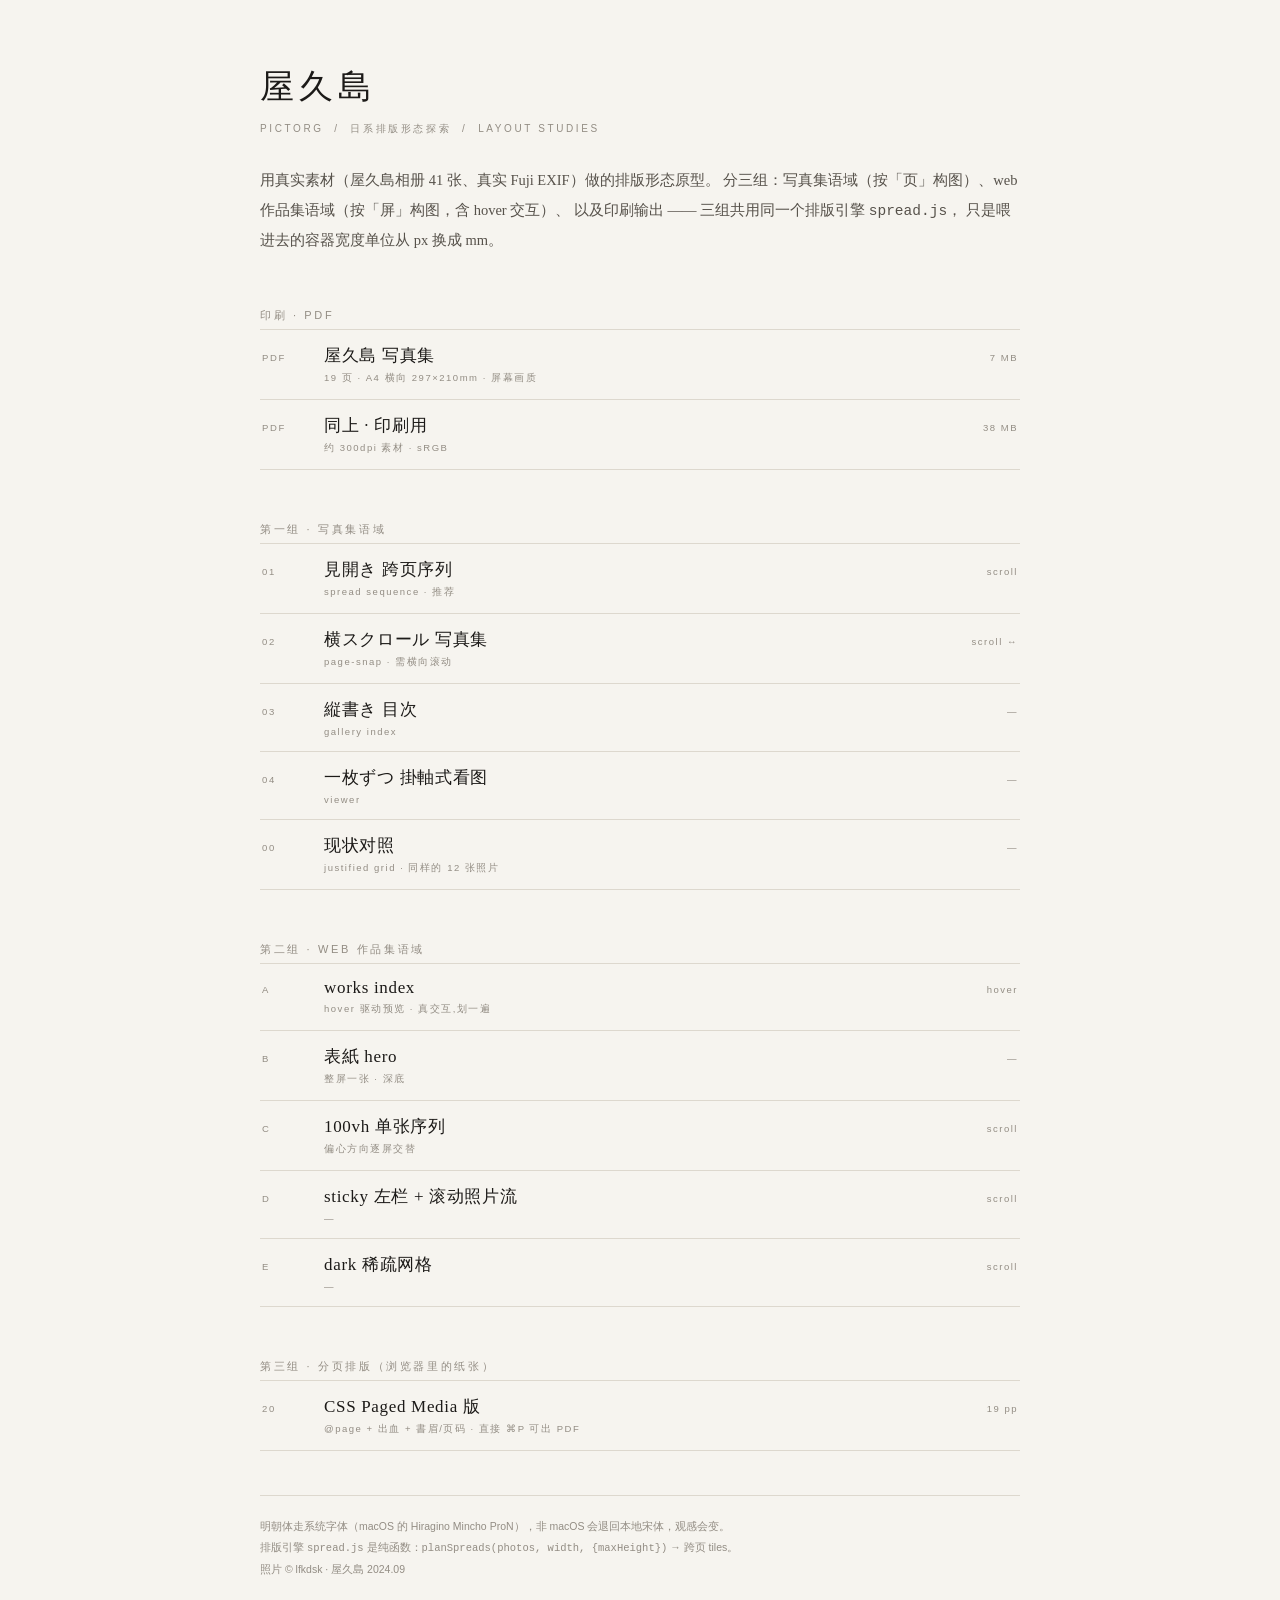
<file: repo/pictorg-yakushima/html/index.html>
<!doctype html><html lang="zh"><head><meta charset="utf-8">
<meta name="viewport" content="width=device-width,initial-scale=1">
<title>PictorG · 日系排版形态探索</title>
<style>
:root{--paper:#f6f4ef;--ink:#1c1a18;--ink2:#57524b;--ink3:#938d84;--line:#ddd8ce;
 --mincho:'Hoefler Text','Hiragino Mincho ProN','Yu Mincho','Songti SC',serif;
 --gothic:'Helvetica Neue','Hiragino Sans',sans-serif}
*{box-sizing:border-box;margin:0;padding:0}
body{background:var(--paper);color:var(--ink);font-family:var(--mincho);
 -webkit-font-smoothing:antialiased;padding:64px 28px 96px}
.wrap{max-width:760px;margin:0 auto}
h1{font-size:34px;letter-spacing:.14em;font-weight:400}
.sub{margin-top:12px;font-family:var(--gothic);font-size:10px;letter-spacing:.26em;
 text-transform:uppercase;color:var(--ink3)}
.lead{margin-top:30px;font-size:14.5px;line-height:2.05;color:var(--ink2)}
h2{margin:52px 0 6px;font-size:11px;font-family:var(--gothic);letter-spacing:.24em;
 text-transform:uppercase;color:var(--ink3);font-weight:400}
ul{list-style:none;border-top:1px solid var(--line)}
li{border-bottom:1px solid var(--line)}
a{display:grid;grid-template-columns:44px 1fr auto;gap:18px;align-items:baseline;
 padding:14px 2px;color:inherit;text-decoration:none}
a:hover{background:rgba(0,0,0,.025)}
.n{font-family:var(--gothic);font-size:9.5px;letter-spacing:.18em;color:var(--ink3)}
.t{font-size:17px;letter-spacing:.04em}
.t em{font-style:normal;display:block;margin-top:5px;font-family:var(--gothic);
 font-size:9.5px;letter-spacing:.16em;color:var(--ink3)}
.k{font-family:var(--gothic);font-size:9.5px;letter-spacing:.16em;color:var(--ink3)}
.note{margin-top:44px;padding-top:20px;border-top:1px solid var(--line);
 font-family:var(--gothic);font-size:10.5px;line-height:2;color:var(--ink3)}
</style></head><body><div class="wrap">
<h1>屋久島</h1>
<div class="sub">PictorG &nbsp;/&nbsp; 日系排版形态探索 &nbsp;/&nbsp; layout studies</div>
<p class="lead">用真实素材（屋久島相册 41 张、真实 Fuji EXIF）做的排版形态原型。
分三组：写真集语域（按「页」构图）、web 作品集语域（按「屏」构图，含 hover 交互）、
以及印刷输出 —— 三组共用同一个排版引擎 <code>spread.js</code>，
只是喂进去的容器宽度单位从 px 换成 mm。</p>

<h2>印刷 · PDF</h2>
<ul>
<li><a href="../yakushima-share.pdf"><span class="n">PDF</span><span class="t">屋久島 写真集<em>19 页 · A4 横向 297×210mm · 屏幕画质</em></span><span class="k">7 MB</span></a></li>
<li><a href="../yakushima.pdf"><span class="n">PDF</span><span class="t">同上 · 印刷用<em>约 300dpi 素材 · sRGB</em></span><span class="k">38 MB</span></a></li>
</ul>

<h2>第一组 · 写真集语域</h2>
<ul>
<li><a href="01-spread.html"><span class="n">01</span><span class="t">見開き 跨页序列<em>spread sequence · 推荐</em></span><span class="k">scroll</span></a></li>
<li><a href="02-yoko.html"><span class="n">02</span><span class="t">横スクロール 写真集<em>page-snap · 需横向滚动</em></span><span class="k">scroll ↔</span></a></li>
<li><a href="03-index.html"><span class="n">03</span><span class="t">縦書き 目次<em>gallery index</em></span><span class="k">—</span></a></li>
<li><a href="04-viewer.html"><span class="n">04</span><span class="t">一枚ずつ 掛軸式看图<em>viewer</em></span><span class="k">—</span></a></li>
<li><a href="00-current.html"><span class="n">00</span><span class="t">现状对照<em>justified grid · 同样的 12 张照片</em></span><span class="k">—</span></a></li>
</ul>

<h2>第二组 · web 作品集语域</h2>
<ul>
<li><a href="11-works.html"><span class="n">A</span><span class="t">works index<em>hover 驱动预览 · 真交互,划一遍</em></span><span class="k">hover</span></a></li>
<li><a href="10-hero.html"><span class="n">B</span><span class="t">表紙 hero<em>整屏一张 · 深底</em></span><span class="k">—</span></a></li>
<li><a href="12-scroll.html"><span class="n">C</span><span class="t">100vh 单张序列<em>偏心方向逐屏交替</em></span><span class="k">scroll</span></a></li>
<li><a href="13-sticky.html"><span class="n">D</span><span class="t">sticky 左栏 + 滚动照片流<em>—</em></span><span class="k">scroll</span></a></li>
<li><a href="14-dark.html"><span class="n">E</span><span class="t">dark 稀疏网格<em>—</em></span><span class="k">scroll</span></a></li>
</ul>

<h2>第三组 · 分页排版（浏览器里的纸张）</h2>
<ul>
<li><a href="20-print-web.html"><span class="n">20</span><span class="t">CSS Paged Media 版<em>@page + 出血 + 書眉/页码 · 直接 ⌘P 可出 PDF</em></span><span class="k">19 pp</span></a></li>
</ul>

<p class="note">
明朝体走系统字体（macOS 的 Hiragino Mincho ProN），非 macOS 会退回本地宋体，观感会变。<br>
排版引擎 <code>spread.js</code> 是纯函数：<code>planSpreads(photos, width, {maxHeight})</code> → 跨页 tiles。<br>
照片 © lfkdsk · 屋久島 2024.09
</p>
</div></body></html>
</file>
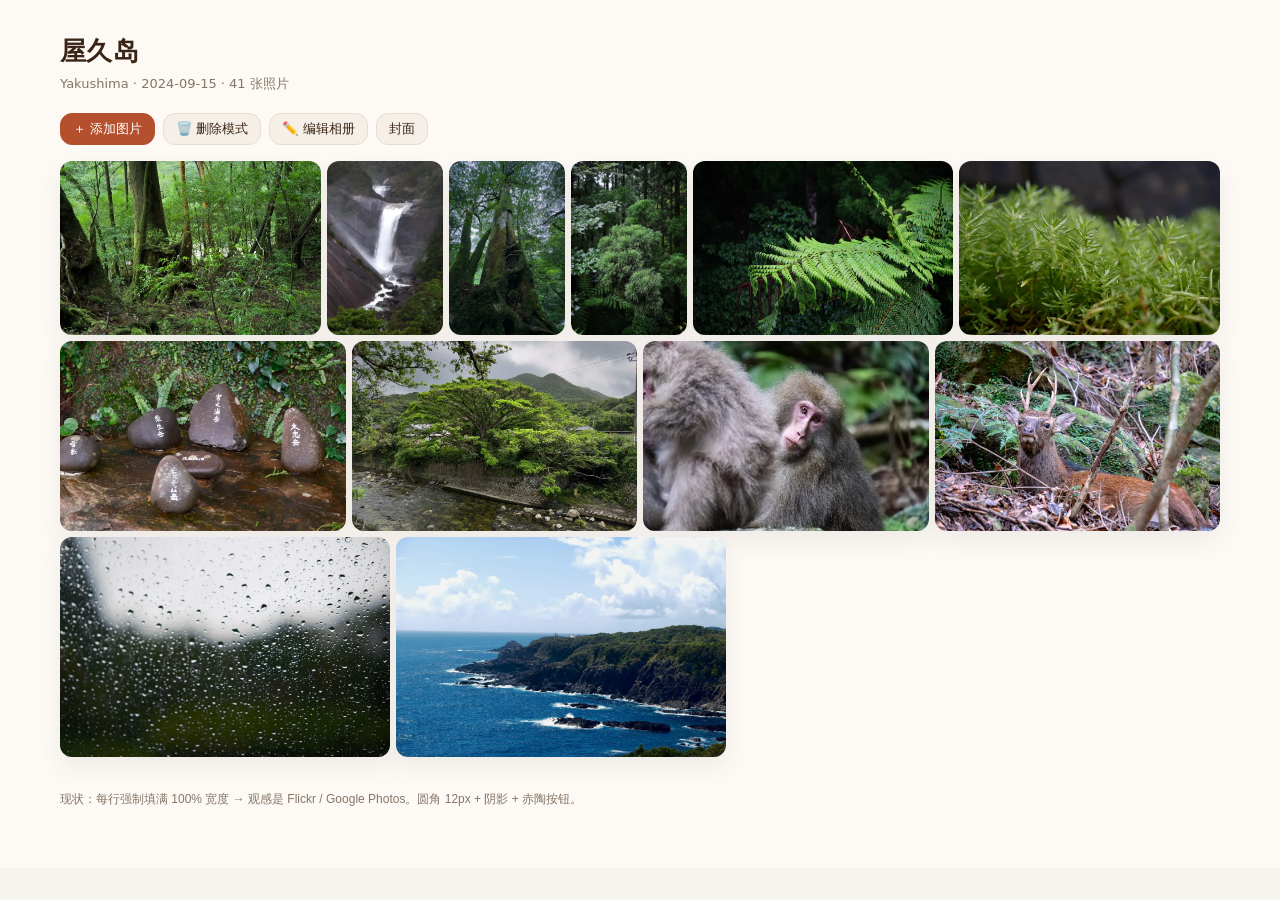
<file: repo/pictorg-yakushima/html/00-current.html>
<!doctype html><html lang="ja"><head>
<meta charset="utf-8"><title>00 现状 · justified grid</title>
<link rel="stylesheet" href="tokens.css"><style>
  body{background:#fdfaf6;color:#3a2415;font-family:'Fraunces','Songti SC',Georgia,serif}
  .wrap{width:1160px;margin:0 auto;padding:34px 0 60px}
  h1{font-size:26px;font-weight:600;letter-spacing:.01em}
  .sub{font-family:ui-sans-serif,system-ui,sans-serif;font-size:13px;color:#857567;margin-top:6px}
  .bar{display:flex;gap:8px;margin:20px 0 16px;font-family:ui-sans-serif,system-ui,sans-serif;font-size:12.5px}
  .bar button{border:1px solid #e7ddd1;background:#f5efe8;color:#3a2415;padding:6px 12px;border-radius:12px}
  .bar .pri{background:#b5502e;color:#fff;border-color:#b5502e}
  .jg{display:flex;flex-direction:column;gap:6px}
  .jg-row{display:flex;gap:6px}
  .card{overflow:hidden;border-radius:12px;box-shadow:0 10px 25px rgba(58,36,21,.08)}
  .note{margin-top:34px;font-family:ui-sans-serif,sans-serif;font-size:12px;color:#857567}</style></head><body><div class="wrap">
  <h1>屋久岛</h1><div class="sub">Yakushima · 2024-09-15 · 41 张照片</div>
  <div class="bar"><button class="pri">＋ 添加图片</button><button>🗑️ 删除模式</button>
  <button>✏️ 编辑相册</button><button>封面</button></div><div class="jg"><div class="jg-row" style="height:173.87557894412902px"><div class="card" style="width:260.69165551093266px;height:173.87557894412902px"><img src="photos/IMG_6833-JPEG.webp"></div><div class="card" style="width:115.97501115573407px;height:173.87557894412902px"><img src="photos/DSCF6179.webp"></div><div class="card" style="width:115.97501115573407px;height:173.87557894412902px"><img src="photos/IMG_6838-JPEG.webp"></div><div class="card" style="width:115.97501115573407px;height:173.87557894412902px"><img src="photos/DSCF6079.webp"></div><div class="card" style="width:260.69165551093266px;height:173.87557894412902px"><img src="photos/DSCF6077.webp"></div><div class="card" style="width:260.69165551093266px;height:173.87557894412902px"><img src="photos/DSCF6107.webp"></div></div><div class="jg-row" style="height:190.42219702527845px"><div class="card" style="width:285.5px;height:190.42219702527845px"><img src="photos/DSCF6184.webp"></div><div class="card" style="width:285.5px;height:190.42219702527845px"><img src="photos/IMG_6820-JPEG.webp"></div><div class="card" style="width:285.5px;height:190.42219702527845px"><img src="photos/DSCF6265-Enhanced-SR.webp"></div><div class="card" style="width:285.5px;height:190.42219702527845px"><img src="photos/DSCF6218-Enhanced-NR.webp"></div></div><div class="jg-row" style="height:220px"><div class="card" style="width:329.846px;height:220px"><img src="photos/DSCF6065.webp"></div><div class="card" style="width:329.846px;height:220px"><img src="photos/DSCF6431.webp"></div></div></div><div class="note">现状：每行强制填满 100% 宽度 → 观感是 Flickr / Google Photos。圆角 12px + 阴影 + 赤陶按钮。</div></div></body></html>
</file>
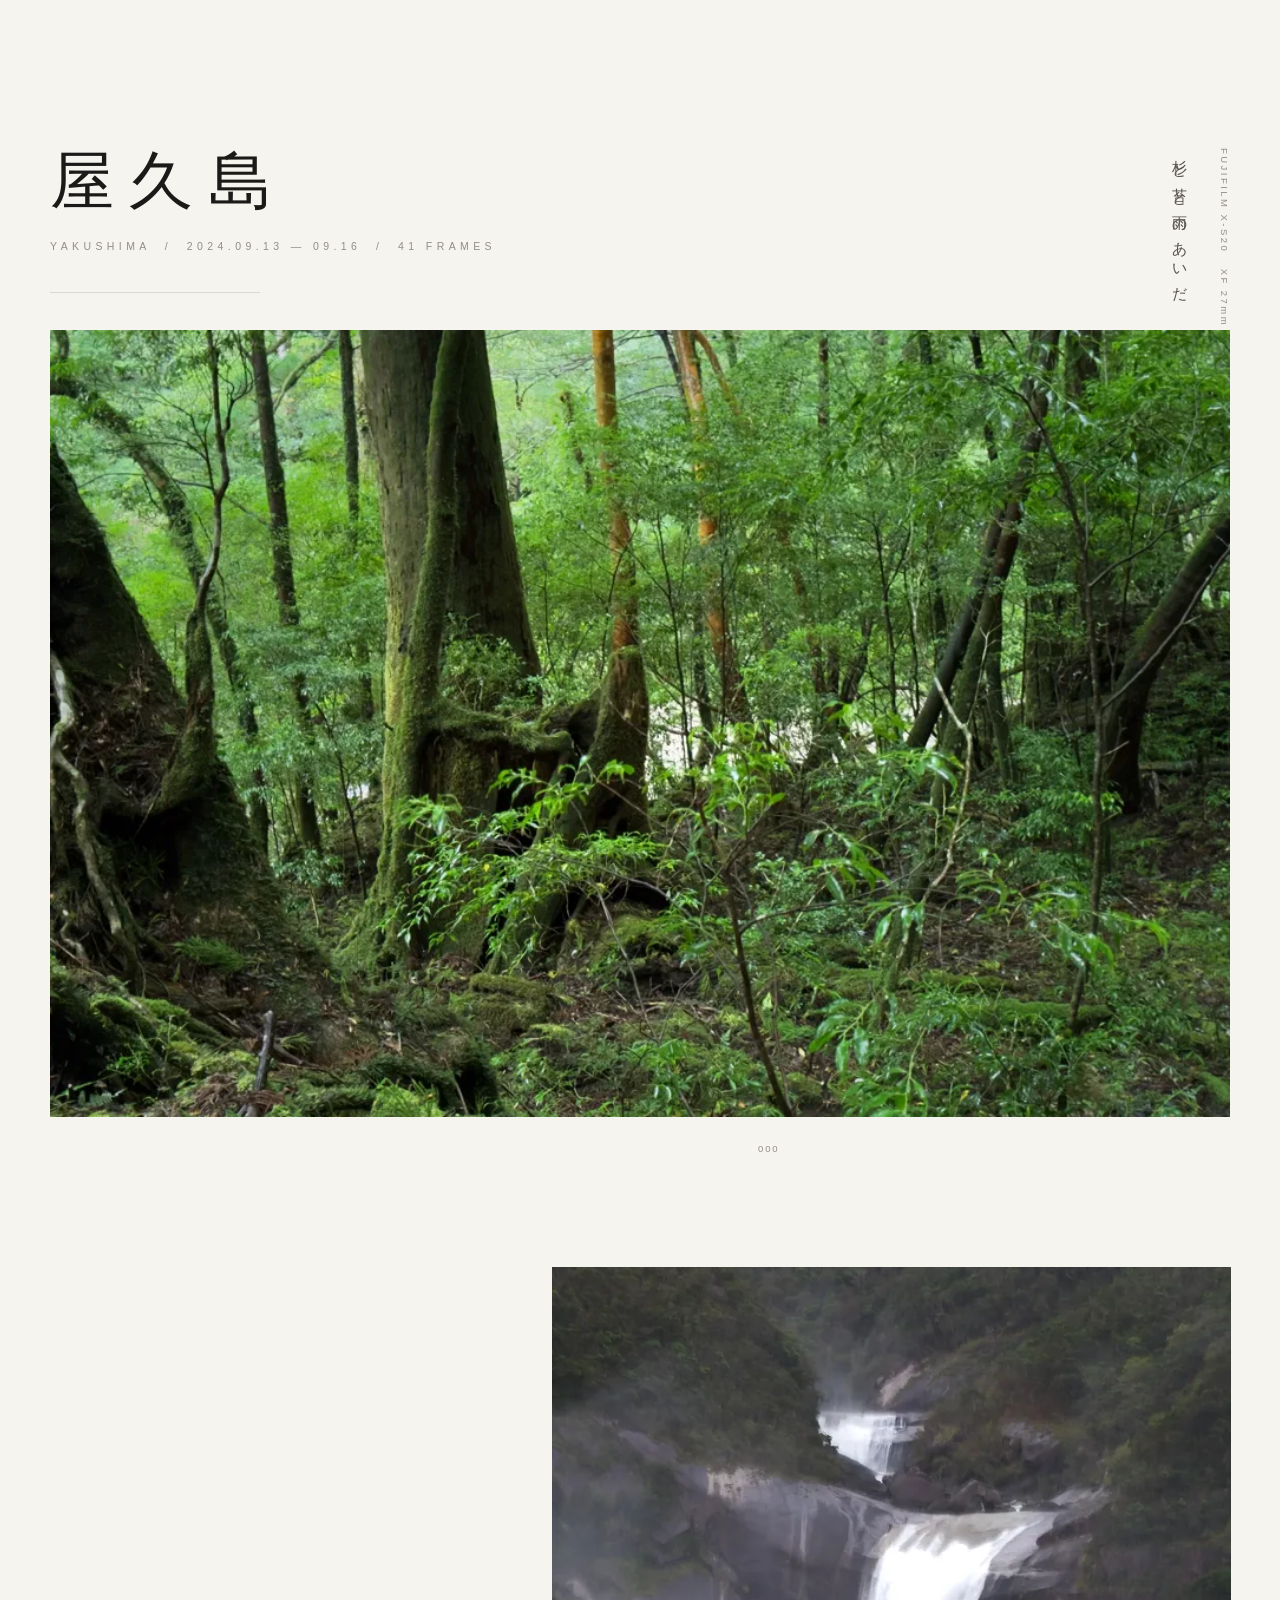
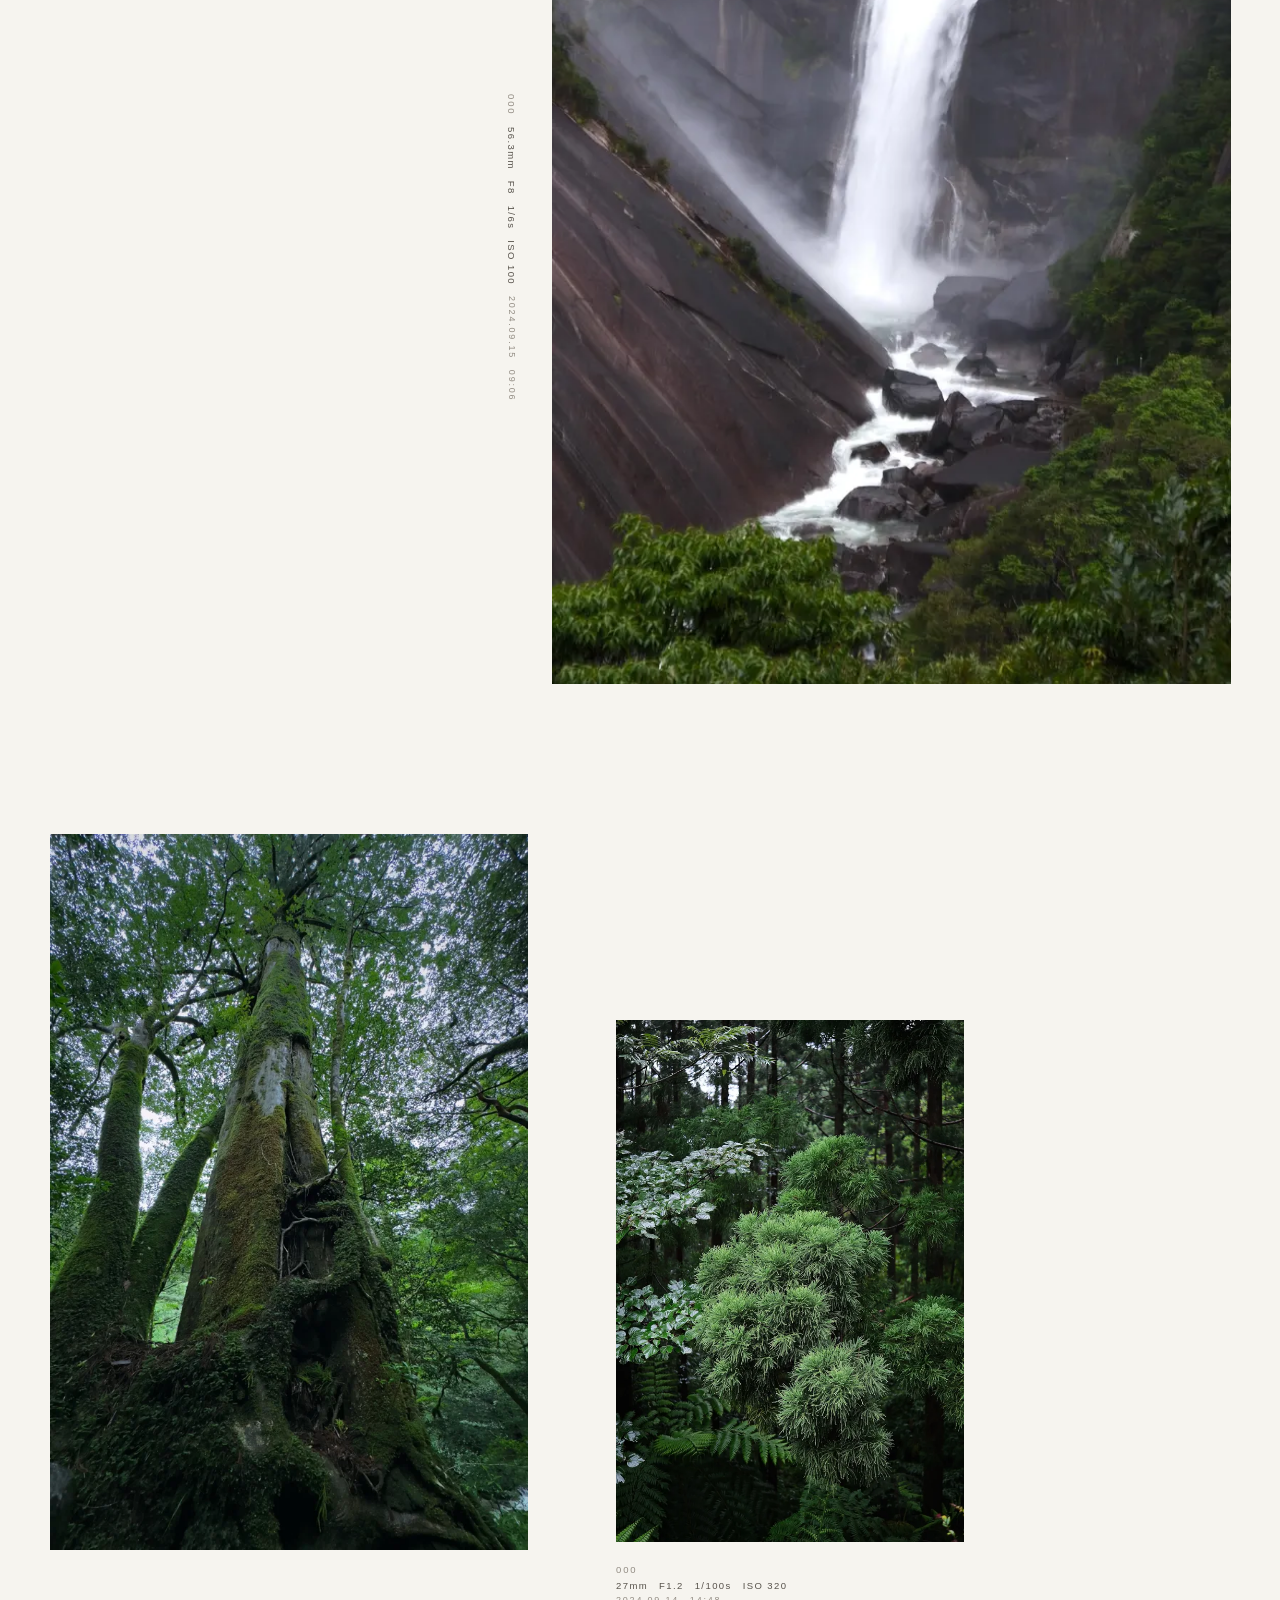
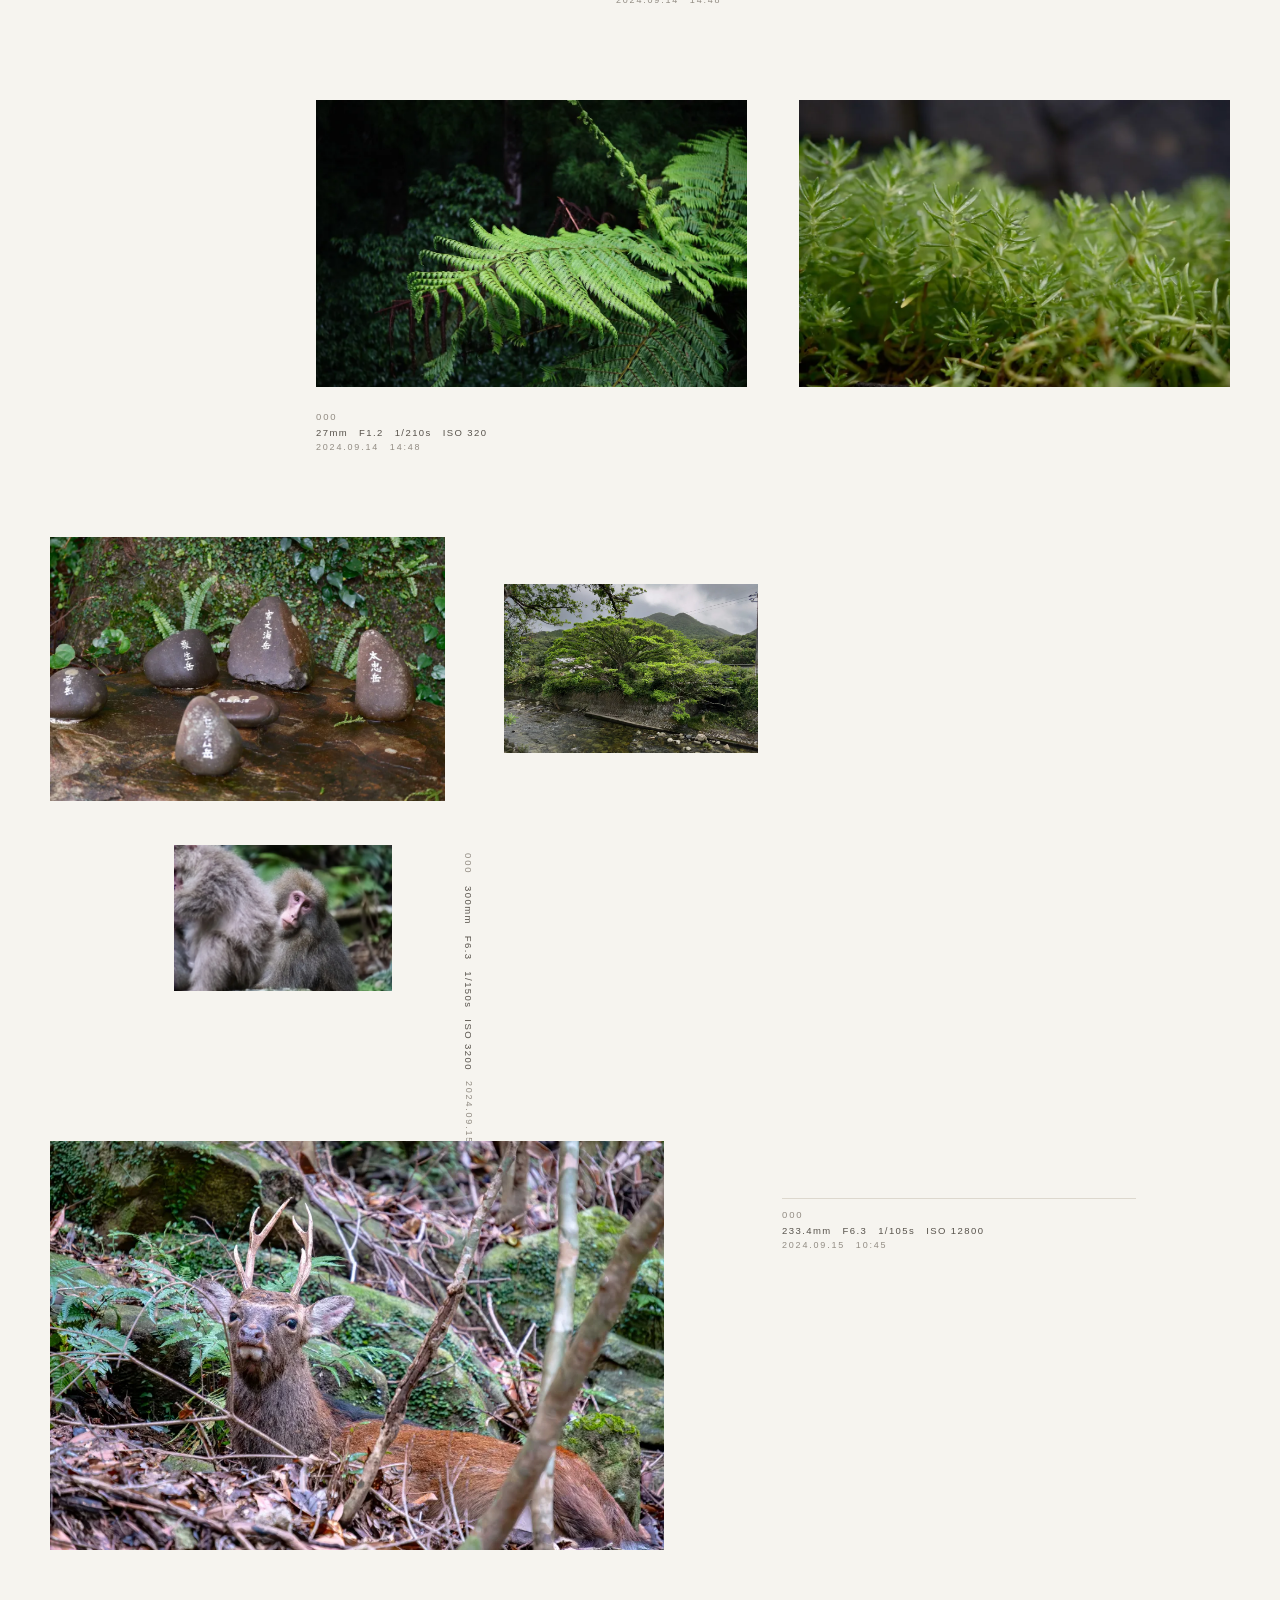
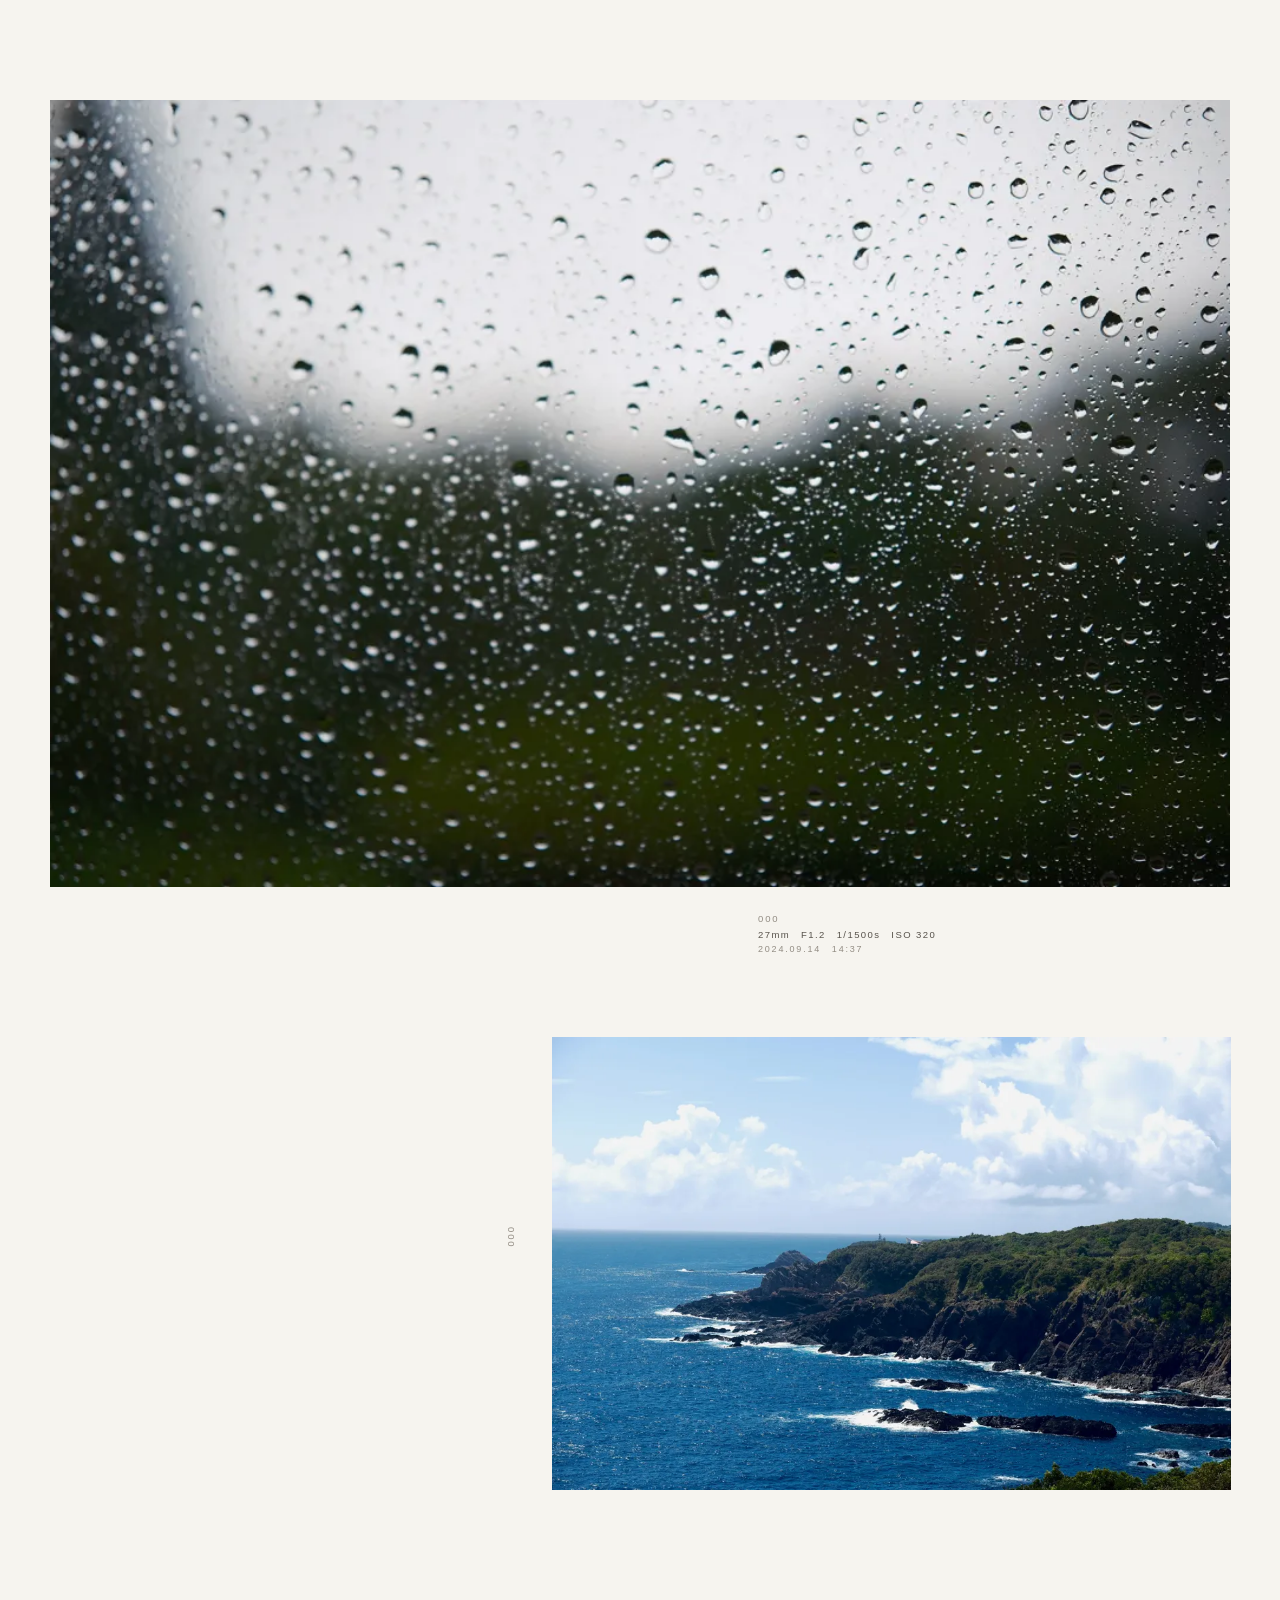
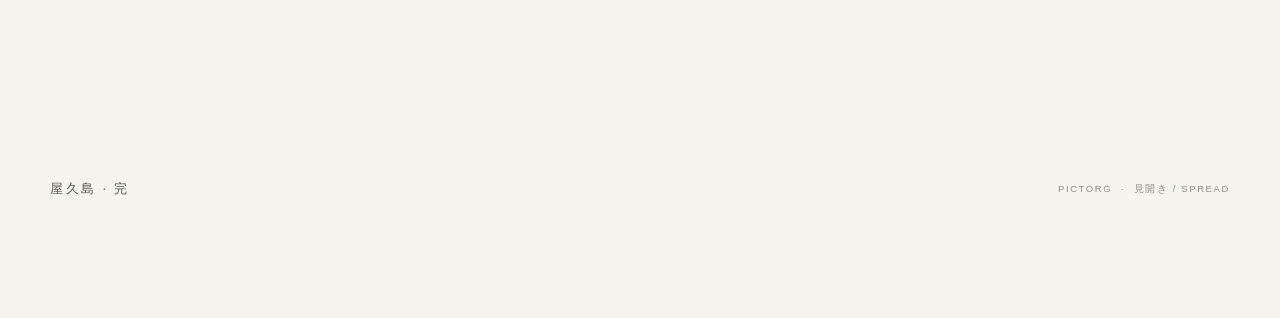
<file: repo/pictorg-yakushima/html/01-spread.html>
<!doctype html><html lang="ja"><head>
<meta charset="utf-8"><title>01 見開き spread sequence</title>
<link rel="stylesheet" href="tokens.css"><style>
  .book{width:1180px;margin:0 auto;padding:0 0 140px}
  .cover{padding:150px 0 120px;position:relative;height:330px}
  .cover .jp{font-size:64px;letter-spacing:.24em;line-height:1}
  .cover .en{font-family:var(--gothic);font-size:10.5px;letter-spacing:.42em;
    text-transform:uppercase;color:var(--sumi-3);margin-top:26px}
  .cover .tateblk{position:absolute;right:0;top:148px;
    display:flex;gap:30px;align-items:flex-start}
  .cover .tateblk .t{writing-mode:vertical-rl;font-size:15px;letter-spacing:.36em;
    color:var(--sumi-2);white-space:nowrap}
  .cover .tateblk .m{writing-mode:vertical-rl;font-family:var(--gothic);font-size:9.5px;
    letter-spacing:.26em;color:var(--sumi-3);white-space:nowrap}
  .cover hr{margin-top:40px;width:210px}
  .spread{position:relative;margin-bottom:150px}
  .spread .t{position:absolute;overflow:hidden;background:#eae6de}
  .cap{position:absolute;white-space:nowrap}
  .cap .n{font-family:var(--gothic);font-size:9.5px;letter-spacing:.2em;color:var(--sumi-3)}
  .cap .e{font-family:var(--gothic);font-size:9.5px;letter-spacing:.15em;color:var(--sumi-2);margin-top:5px;font-variant-numeric:tabular-nums}
  .cap .b{font-family:var(--gothic);font-size:9px;letter-spacing:.2em;color:var(--sumi-3);margin-top:4px}
  .cap.v{writing-mode:vertical-rl;text-orientation:mixed;display:flex;gap:11px;height:auto}
  .cap.v>div{margin:0!important}
  .cap .r{border-top:1px solid var(--hairline);margin-bottom:10px}
  .colo{width:1180px;margin:0 auto;padding:0 0 120px;display:flex;justify-content:space-between;align-items:flex-end}
  .colo .l{font-size:13px;letter-spacing:.2em;color:var(--sumi-2)}</style></head><body><div class="book">
  <div class="cover">
    <div class="jp">屋久島</div>
    <div class="en">Yakushima &nbsp;/&nbsp; 2024.09.13 — 09.16 &nbsp;/&nbsp; 41 frames</div>
    <hr class="rule">
    <div class="tateblk">
      <div class="t">杉と苔と雨のあいだ</div>
      <div class="m">FUJIFILM X-S20 &nbsp; XF 27mm F1.2</div>
    </div>
  </div><div class="spread" style="height:787px"><div class="t" style="left:0px;top:0px;width:1180px;height:787px"><img src="photos/IMG_6833-JPEG.webp"></div><div class="cap" style="left:708px;top:813px"><div class="n">000</div></div></div><div class="spread" style="height:1017px"><div class="t" style="left:502px;top:0px;width:679px;height:1017px"><img src="photos/DSCF6179.webp"></div><div class="cap v" style="left:456px;top:427px"><div class="n">000</div><div class="e">56.3mm F8 1/6s ISO 100</div><div class="b">2024.09.15 09:06</div></div></div><div class="spread" style="height:716px"><div class="t" style="left:0px;top:0px;width:478px;height:716px"><img src="photos/IMG_6838-JPEG.webp"></div><div class="t" style="left:566px;top:186px;width:348px;height:522px"><img src="photos/DSCF6079.webp"></div><div class="cap" style="left:566px;top:730px"><div class="n">000</div><div class="e">27mm F1.2 1/100s ISO 320</div><div class="b">2024.09.14 14:48</div></div></div><div class="spread" style="height:287px"><div class="t" style="left:266px;top:0px;width:431px;height:287px"><img src="photos/DSCF6077.webp"></div><div class="t" style="left:749px;top:0px;width:431px;height:287px"><img src="photos/DSCF6107.webp"></div><div class="cap" style="left:266px;top:311px"><div class="n">000</div><div class="e">27mm F1.2 1/210s ISO 320</div><div class="b">2024.09.14 14:48</div></div></div><div class="spread" style="height:454px"><div class="t" style="left:0px;top:0px;width:395px;height:264px"><img src="photos/DSCF6184.webp"></div><div class="t" style="left:454px;top:47px;width:254px;height:169px"><img src="photos/IMG_6820-JPEG.webp"></div><div class="t" style="left:124px;top:308px;width:218px;height:146px"><img src="photos/DSCF6265-Enhanced-SR.webp"></div><div class="cap v" style="left:413px;top:316px"><div class="n">000</div><div class="e">300mm F6.3 1/150s ISO 3200</div><div class="b">2024.09.15 10:49</div></div></div><div class="spread" style="height:409px"><div class="t" style="left:0px;top:0px;width:614px;height:409px"><img src="photos/DSCF6218-Enhanced-NR.webp"></div><div class="cap" style="left:732px;top:57px"><div class="r" style="width:354px"></div><div class="n">000</div><div class="e">233.4mm F6.3 1/105s ISO 12800</div><div class="b">2024.09.15 10:45</div></div></div><div class="spread" style="height:787px"><div class="t" style="left:0px;top:0px;width:1180px;height:787px"><img src="photos/DSCF6065.webp"></div><div class="cap" style="left:708px;top:813px"><div class="n">000</div><div class="e">27mm F1.2 1/1500s ISO 320</div><div class="b">2024.09.14 14:37</div></div></div><div class="spread" style="height:453px"><div class="t" style="left:502px;top:0px;width:679px;height:453px"><img src="photos/DSCF6431.webp"></div><div class="cap v" style="left:456px;top:190px"><div class="n">000</div></div></div></div><div class="colo"><div class="l">屋久島 · 完</div><div class="meta">PICTORG &nbsp;·&nbsp; 見開き / SPREAD</div></div></body></html>
</file>
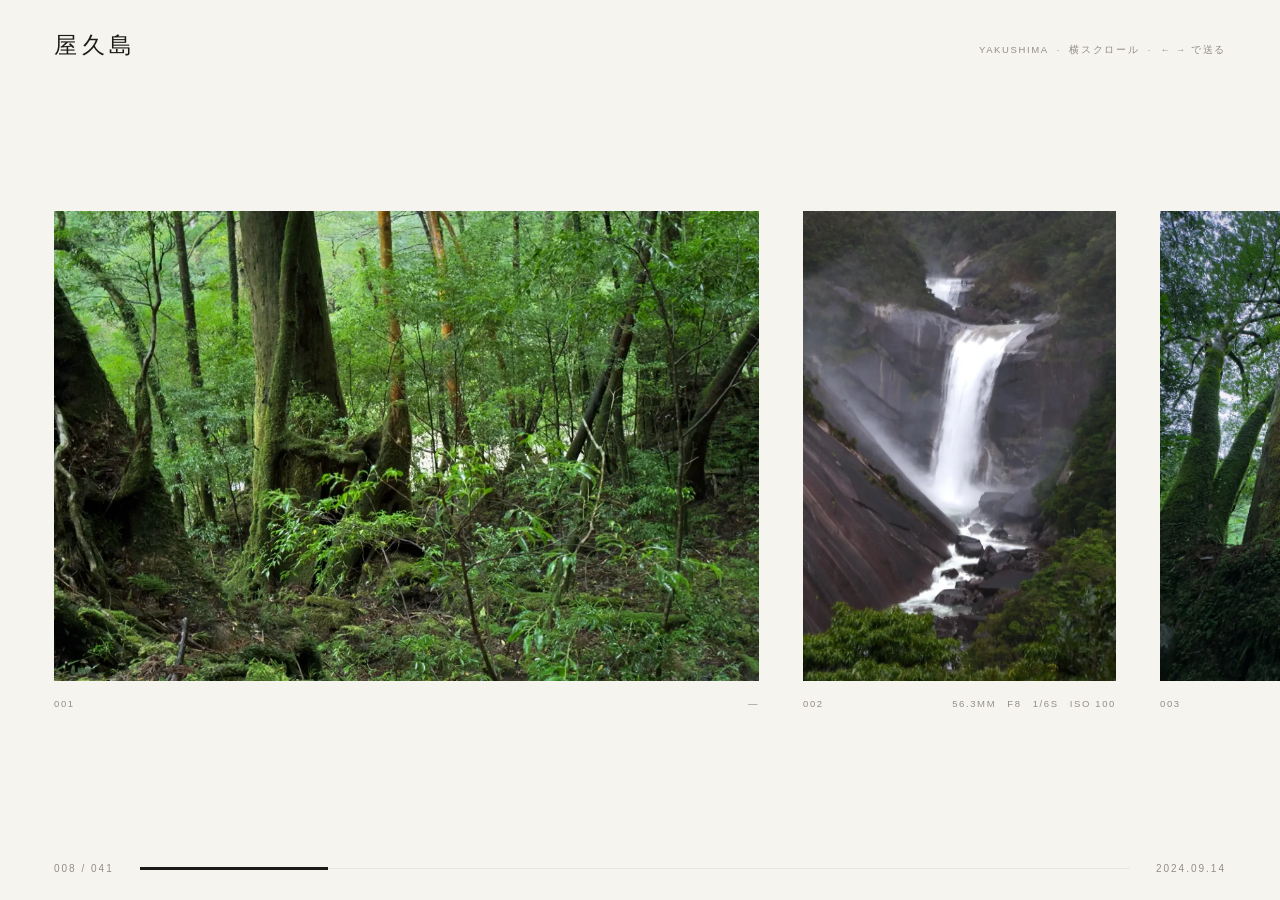
<file: repo/pictorg-yakushima/html/02-yoko.html>
<!doctype html><html lang="ja"><head>
<meta charset="utf-8"><title>02 横スクロール</title>
<link rel="stylesheet" href="tokens.css"><style>
  html,body{height:100%;overflow:hidden}
  .stage{height:100vh;display:flex;flex-direction:column}
  .top{display:flex;justify-content:space-between;align-items:baseline;
    padding:30px 54px 0}
  .top .ti{font-size:23px;letter-spacing:.2em}
  .strip{flex:1;display:flex;align-items:center;gap:44px;padding:0 54px;
    overflow-x:auto;scroll-snap-type:x mandatory}
  .fr{flex:0 0 auto;scroll-snap-align:center;position:relative}
  .fr .im{height:470px;background:#eae6de;overflow:hidden}
  .fr .im img{height:470px;width:auto}
  .fr .cp{margin-top:14px;display:flex;justify-content:space-between;gap:20px}
  .bot{padding:0 54px 26px;display:flex;justify-content:space-between;align-items:center}
  .prog{flex:1;margin:0 26px;height:1px;background:var(--hairline-2);position:relative}
  .prog i{position:absolute;left:0;top:-1px;height:3px;width:19%;background:var(--sumi)}
  .pgnum{font-family:var(--gothic);font-size:10px;letter-spacing:.2em;color:var(--sumi-3)}</style></head><body><div class="stage">
  <div class="top"><div class="ti">屋久島</div>
    <div class="meta">Yakushima &nbsp;·&nbsp; 横スクロール &nbsp;·&nbsp; ← → で送る</div></div>
  <div class="strip"><div class="fr"><div class="im" style="width:705px"><img src="photos/IMG_6833-JPEG.webp"></div>
      <div class="cp" style="width:705px"><span class="meta">001</span>
      <span class="meta">—</span></div></div><div class="fr"><div class="im" style="width:313px"><img src="photos/DSCF6179.webp"></div>
      <div class="cp" style="width:313px"><span class="meta">002</span>
      <span class="meta">56.3mm F8 1/6s ISO 100</span></div></div><div class="fr"><div class="im" style="width:313px"><img src="photos/IMG_6838-JPEG.webp"></div>
      <div class="cp" style="width:313px"><span class="meta">003</span>
      <span class="meta">—</span></div></div><div class="fr"><div class="im" style="width:313px"><img src="photos/DSCF6079.webp"></div>
      <div class="cp" style="width:313px"><span class="meta">004</span>
      <span class="meta">27mm F1.2 1/100s ISO 320</span></div></div><div class="fr"><div class="im" style="width:705px"><img src="photos/DSCF6077.webp"></div>
      <div class="cp" style="width:705px"><span class="meta">005</span>
      <span class="meta">27mm F1.2 1/210s ISO 320</span></div></div><div class="fr"><div class="im" style="width:705px"><img src="photos/DSCF6107.webp"></div>
      <div class="cp" style="width:705px"><span class="meta">006</span>
      <span class="meta">27mm F1.8 1/300s ISO 160</span></div></div><div class="fr"><div class="im" style="width:705px"><img src="photos/DSCF6184.webp"></div>
      <div class="cp" style="width:705px"><span class="meta">007</span>
      <span class="meta">50mm F2.8 1/75s ISO 640</span></div></div><div class="fr"><div class="im" style="width:705px"><img src="photos/IMG_6820-JPEG.webp"></div>
      <div class="cp" style="width:705px"><span class="meta">008</span>
      <span class="meta">—</span></div></div><div class="fr"><div class="im" style="width:705px"><img src="photos/DSCF6265-Enhanced-SR.webp"></div>
      <div class="cp" style="width:705px"><span class="meta">009</span>
      <span class="meta">300mm F6.3 1/150s ISO 3200</span></div></div></div><div class="bot"><span class="pgnum">008 / 041</span>
    <div class="prog"><i></i></div><span class="pgnum">2024.09.14</span></div></div></body></html>
</file>
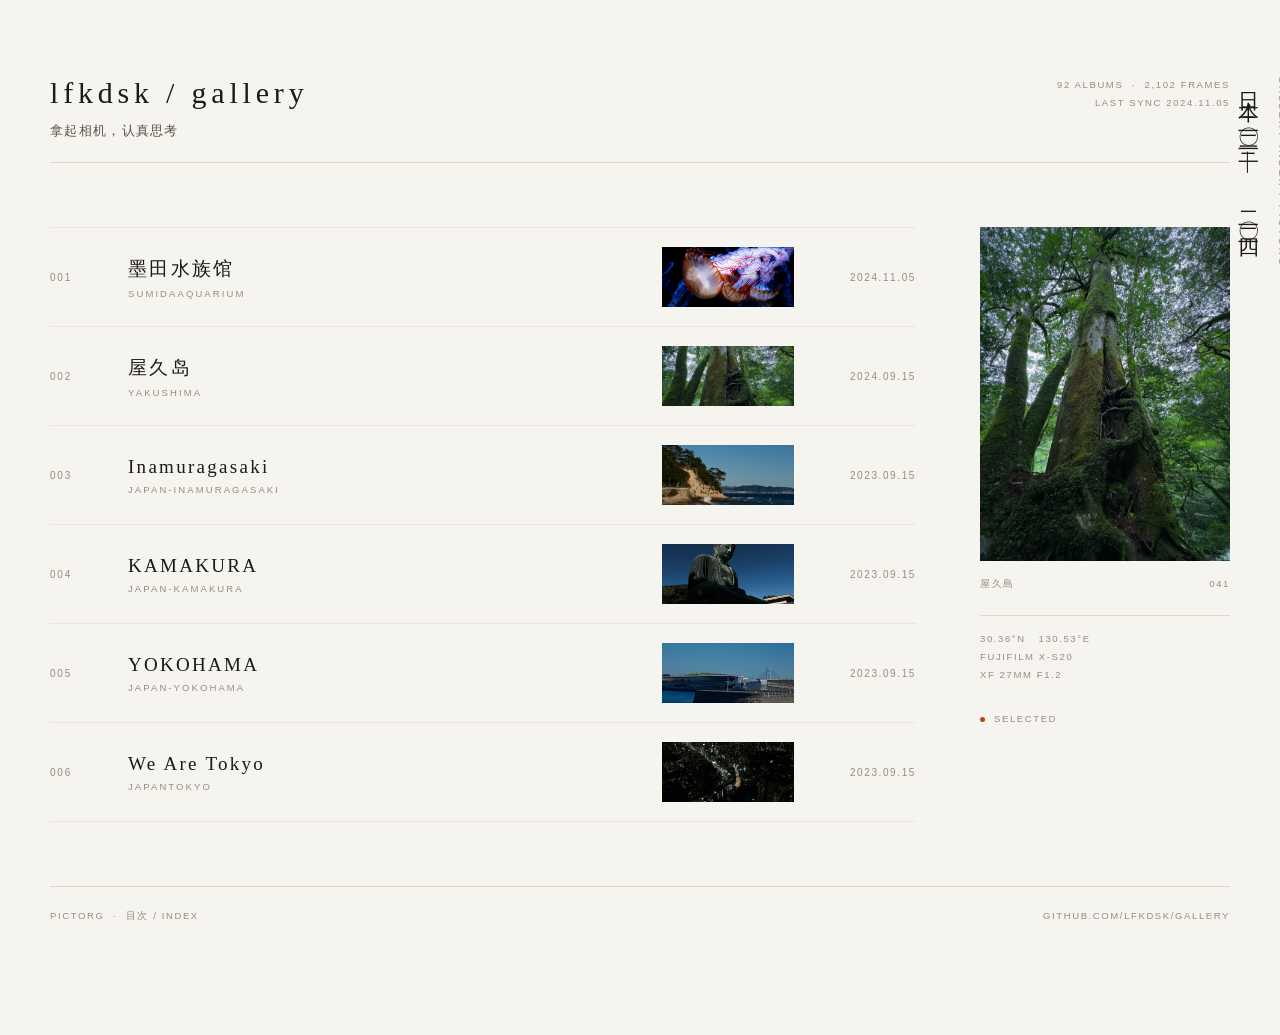
<file: repo/pictorg-yakushima/html/03-index.html>
<!doctype html><html lang="ja"><head>
<meta charset="utf-8"><title>03 縦書き 目次</title>
<link rel="stylesheet" href="tokens.css"><style>
  .sheet{width:1180px;margin:0 auto;padding:76px 0 110px;position:relative}
  .mast{display:flex;justify-content:space-between;align-items:flex-start;
    border-bottom:1px solid var(--hairline);padding-bottom:22px}
  .mast .g{font-size:30px;letter-spacing:.16em}
  .mast .s{margin-top:12px;font-size:13px;color:var(--sumi-2);letter-spacing:.1em}
  .tocwrap{display:flex;gap:64px;margin-top:64px}
  .toc{flex:1}
  .row{display:grid;grid-template-columns:52px 1fr 132px 96px;gap:26px;
    align-items:center;padding:19px 0;border-bottom:1px solid var(--hairline-2)}
  .row:first-child{border-top:1px solid var(--hairline-2)}
  .row .idx{font-family:var(--gothic);font-size:10px;letter-spacing:.18em;color:var(--sumi-3)}
  .row .ti{font-size:19px;letter-spacing:.12em}
  .row .ti em{font-style:normal;font-family:var(--gothic);font-size:9.5px;
    letter-spacing:.22em;color:var(--sumi-3);display:block;margin-top:6px;text-transform:uppercase}
  .row .th{width:132px;height:60px;overflow:hidden;background:#eae6de}
  .row .dt{font-family:var(--gothic);font-size:10px;letter-spacing:.16em;
    color:var(--sumi-3);text-align:right;font-variant-numeric:tabular-nums}
  .row.on .ti{color:var(--sumi)}
  .side{width:250px;flex:0 0 250px}
  .side .hero{width:250px;height:334px;overflow:hidden;background:#eae6de}
  .side .cap{margin-top:14px;display:flex;justify-content:space-between}
  .rail{position:absolute;right:-58px;top:76px;height:520px;display:flex;gap:14px}
  .rail .big{writing-mode:vertical-rl;font-size:21px;letter-spacing:.42em;color:var(--sumi)}
  .rail .sm{writing-mode:vertical-rl;font-family:var(--gothic);font-size:9.5px;
    letter-spacing:.3em;color:var(--sumi-3);text-transform:uppercase}
  .foot{margin-top:64px;display:flex;justify-content:space-between;align-items:center;
    border-top:1px solid var(--hairline);padding-top:20px}</style></head><body><div class="sheet">
  <div class="rail"><div class="big">日本・二〇二三 — 二〇二四</div>
    <div class="sm">Gallery index / PictorG</div></div>
  <div class="mast"><div><div class="g">lfkdsk / gallery</div>
    <div class="s">拿起相机，认真思考</div></div>
    <div class="meta" style="text-align:right">92 albums &nbsp;·&nbsp; 2,102 frames<br>last sync 2024.11.05</div></div>
  <div class="tocwrap"><div class="toc"><div class="row ">
      <div class="idx">001</div>
      <div class="ti">墨田水族馆<em>SumidaAquarium</em></div>
      <div class="th"><img src="covers/SumidaAquarium.webp"></div>
      <div class="dt">2024.11.05</div></div><div class="row on">
      <div class="idx">002</div>
      <div class="ti">屋久岛<em>Yakushima</em></div>
      <div class="th"><img src="covers/Yakushima.webp"></div>
      <div class="dt">2024.09.15</div></div><div class="row ">
      <div class="idx">003</div>
      <div class="ti">Inamuragasaki<em>JAPAN-Inamuragasaki</em></div>
      <div class="th"><img src="covers/JAPAN-Inamuragasaki.webp"></div>
      <div class="dt">2023.09.15</div></div><div class="row ">
      <div class="idx">004</div>
      <div class="ti">KAMAKURA<em>JAPAN-KAMAKURA</em></div>
      <div class="th"><img src="covers/JAPAN-KAMAKURA.webp"></div>
      <div class="dt">2023.09.15</div></div><div class="row ">
      <div class="idx">005</div>
      <div class="ti">YOKOHAMA<em>JAPAN-YOKOHAMA</em></div>
      <div class="th"><img src="covers/JAPAN-YOKOHAMA.webp"></div>
      <div class="dt">2023.09.15</div></div><div class="row ">
      <div class="idx">006</div>
      <div class="ti">We Are Tokyo<em>JapanTokyo</em></div>
      <div class="th"><img src="covers/JapanTokyo.webp"></div>
      <div class="dt">2023.09.15</div></div></div><div class="side"><div class="hero"><img src="covers/Yakushima.webp"></div>
    <div class="cap"><span class="meta">屋久島</span><span class="meta">041</span></div>
    <hr class="rule" style="margin:22px 0 14px">
    <div class="meta">30.36°N &nbsp; 130.53°E<br>FUJIFILM X-S20<br>XF 27mm F1.2</div>
    <div style="margin-top:26px;display:flex;align-items:center;gap:9px">
      <span class="seal"></span><span class="meta">selected</span></div>
  </div></div>
  <div class="foot"><div class="meta">PICTORG &nbsp;·&nbsp; 目次 / INDEX</div>
    <div class="meta">github.com/lfkdsk/gallery</div></div></div></body></html>
</file>
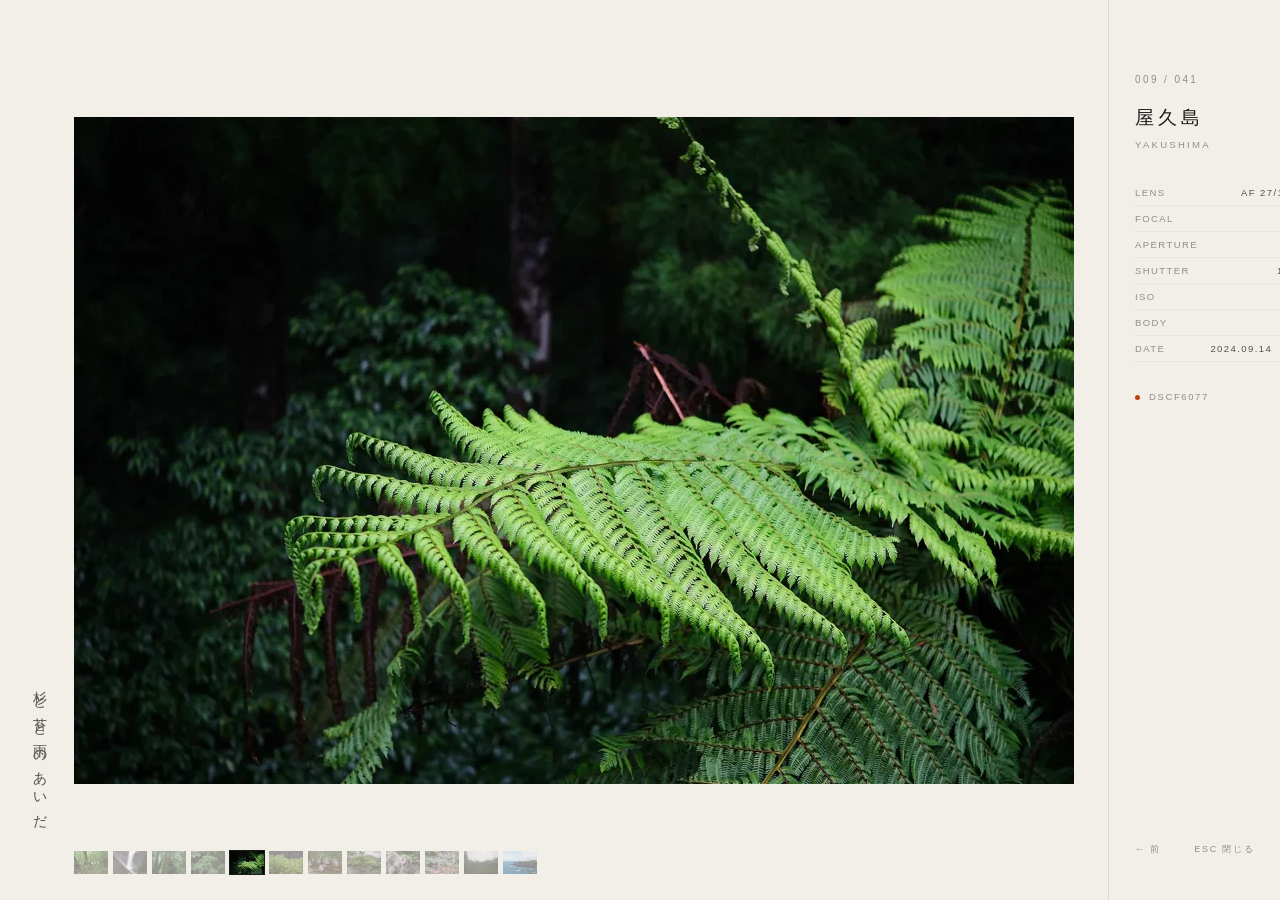
<file: repo/pictorg-yakushima/html/04-viewer.html>
<!doctype html><html lang="ja"><head>
<meta charset="utf-8"><title>04 一枚ずつ viewer</title>
<link rel="stylesheet" href="tokens.css"><style>
  html,body{height:100%;overflow:hidden;background:#f2efe9}
  .v{height:100vh;display:grid;grid-template-columns:1fr 232px}
  .im{display:flex;align-items:center;justify-content:center;padding:74px 34px 74px 74px}
  .im .fr{max-height:100%;background:#eae6de;overflow:hidden}
  .im img{max-height:calc(100vh - 148px);width:auto;height:auto;object-fit:contain}
  .side{border-left:1px solid var(--hairline);padding:74px 0 44px;
    display:flex;flex-direction:column;justify-content:space-between}
  .side .top{padding:0 26px}
  .num{font-family:var(--gothic);font-size:10px;letter-spacing:.24em;color:var(--sumi-3)}
  .ttl{margin-top:20px;font-size:19px;letter-spacing:.2em}
  .ttl em{font-style:normal;display:block;margin-top:8px;font-family:var(--gothic);
    font-size:9.5px;letter-spacing:.24em;color:var(--sumi-3);text-transform:uppercase}
  .kv{margin-top:30px}
  .kv div{display:flex;justify-content:space-between;padding:7px 0;
    border-bottom:1px solid var(--hairline-2)}
  .kv span{font-family:var(--gothic);font-size:9.5px;letter-spacing:.15em;
    color:var(--sumi-3);font-variant-numeric:tabular-nums}
  .kv span+span{color:var(--sumi-2)}
  .tatecap{position:absolute;left:30px;bottom:74px;writing-mode:vertical-rl;
    font-size:14px;letter-spacing:.4em;color:var(--sumi-2)}
  .side .bot{padding:0 26px;display:flex;justify-content:space-between;align-items:center}
  .side .bot .k{font-family:var(--gothic);font-size:9px;letter-spacing:.2em;color:var(--sumi-3)}
  .film{position:absolute;left:74px;bottom:26px;display:flex;gap:5px}
  .film i{display:block;width:34px;height:23px;overflow:hidden;background:#e2ded5;opacity:.42}
  .film i.on{opacity:1;outline:1px solid var(--sumi)}
  .film img{width:100%;height:100%;object-fit:cover}</style></head><body><div class="v">
  <div class="im"><div class="fr"><img src="photos/DSCF6077.webp"></div></div>
  <div class="side"><div class="top">
    <div class="num">009 / 041</div>
    <div class="ttl">屋久島<em>Yakushima</em></div>
    <div class="kv">
      <div><span>LENS</span><span>AF 27/1.2 XF      </span></div>
      <div><span>FOCAL</span><span>27mm</span></div>
      <div><span>APERTURE</span><span>F1.2</span></div>
      <div><span>SHUTTER</span><span>1/210s</span></div>
      <div><span>ISO</span><span>320</span></div>
      <div><span>BODY</span><span>X-S20</span></div>
      <div><span>DATE</span><span>2024.09.14 14:48</span></div>
    </div>
    <div style="margin-top:26px;display:flex;align-items:center;gap:9px">
      <span class="seal"></span><span class="meta">DSCF6077</span></div>
  </div>
  <div class="bot"><span class="k">← 前</span><span class="k">ESC 閉じる</span><span class="k">次 →</span></div>
  </div></div>
  <div class="tatecap">杉と苔と雨のあいだ</div>
  <div class="film"><i class=""><img src="photos/IMG_6833-JPEG.webp"></i><i class=""><img src="photos/DSCF6179.webp"></i><i class=""><img src="photos/IMG_6838-JPEG.webp"></i><i class=""><img src="photos/DSCF6079.webp"></i><i class="on"><img src="photos/DSCF6077.webp"></i><i class=""><img src="photos/DSCF6107.webp"></i><i class=""><img src="photos/DSCF6184.webp"></i><i class=""><img src="photos/IMG_6820-JPEG.webp"></i><i class=""><img src="photos/DSCF6265-Enhanced-SR.webp"></i><i class=""><img src="photos/DSCF6218-Enhanced-NR.webp"></i><i class=""><img src="photos/DSCF6065.webp"></i><i class=""><img src="photos/DSCF6431.webp"></i></div></body></html>
</file>
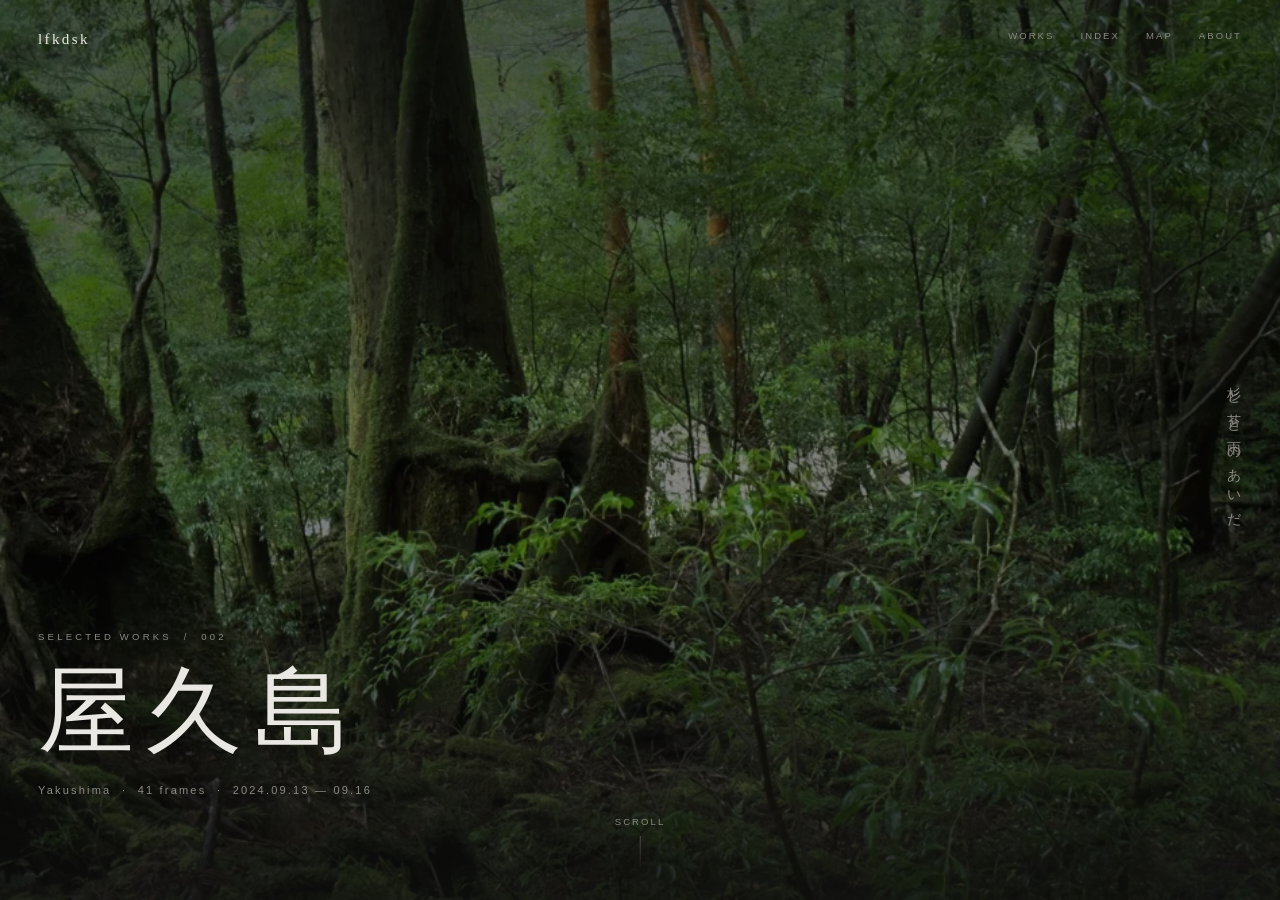
<file: repo/pictorg-yakushima/html/10-hero.html>
<!doctype html><html lang="ja"><head><meta charset="utf-8">
<title>10 hero</title><link rel="stylesheet" href="tokens-web.css"><style>
  body.dark{background:var(--nero);color:var(--snow)}
  body.dark .t-nav{color:var(--snow-2)} body.dark .t-num{color:var(--snow-3)}
  body.dark .prog{background:var(--snow)}
  .stage{position:relative;height:100vh;overflow:hidden}
  .stage img{width:100%;height:100%;object-fit:cover;filter:brightness(.62) saturate(.92)}
  .veil{position:absolute;inset:0;background:linear-gradient(
      to top,rgba(14,14,13,.82) 0%,rgba(14,14,13,.15) 42%,rgba(14,14,13,.45) 100%)}
  .ttl{position:absolute;left:38px;bottom:104px}
  .ttl .k{font-size:9.5px;letter-spacing:.34em;text-transform:uppercase;
    color:var(--snow-2);margin-bottom:22px}
  .ttl h1{font-family:var(--mincho);font-size:96px;font-weight:400;
    letter-spacing:.13em;line-height:1;color:var(--snow)}
  .ttl .s{margin-top:24px;font-size:11px;letter-spacing:.2em;color:var(--snow-2)}
  .rail{position:absolute;right:38px;top:50%;transform:translateY(-50%);
    font-family:var(--mincho);font-size:14px;letter-spacing:.42em;color:var(--snow-2)}
  .scr{position:absolute;left:50%;bottom:30px;transform:translateX(-50%);
    display:flex;flex-direction:column;align-items:center;gap:9px}
  .scr i{width:1px;height:34px;background:linear-gradient(var(--snow-3),transparent)}</style></head>
<body class="dark">
  <div class="stage"><img src="photos/IMG_6833-JPEG.webp"><div class="veil"></div>
    <div class="ttl"><div class="k">selected works &nbsp;/&nbsp; 002</div>
      <h1>屋久島</h1>
      <div class="s">Yakushima &nbsp;·&nbsp; 41 frames &nbsp;·&nbsp; 2024.09.13 — 09.16</div></div>
    <div class="rail tate">杉と苔と雨のあいだ</div>
    <div class="scr"><span class="t-nav">scroll</span><i></i></div>
  </div>
<div class="prog" style="width:0%"></div>
<div class="chrome">
  <div class="c-tl"><span class="mark">lfkdsk</span></div>
  <div class="c-tr"><nav><span class="t-nav">works</span><span class="t-nav">index</span><span class="t-nav">map</span><span class="t-nav">about</span></nav></div>
  
  
</div></body></html>
</file>
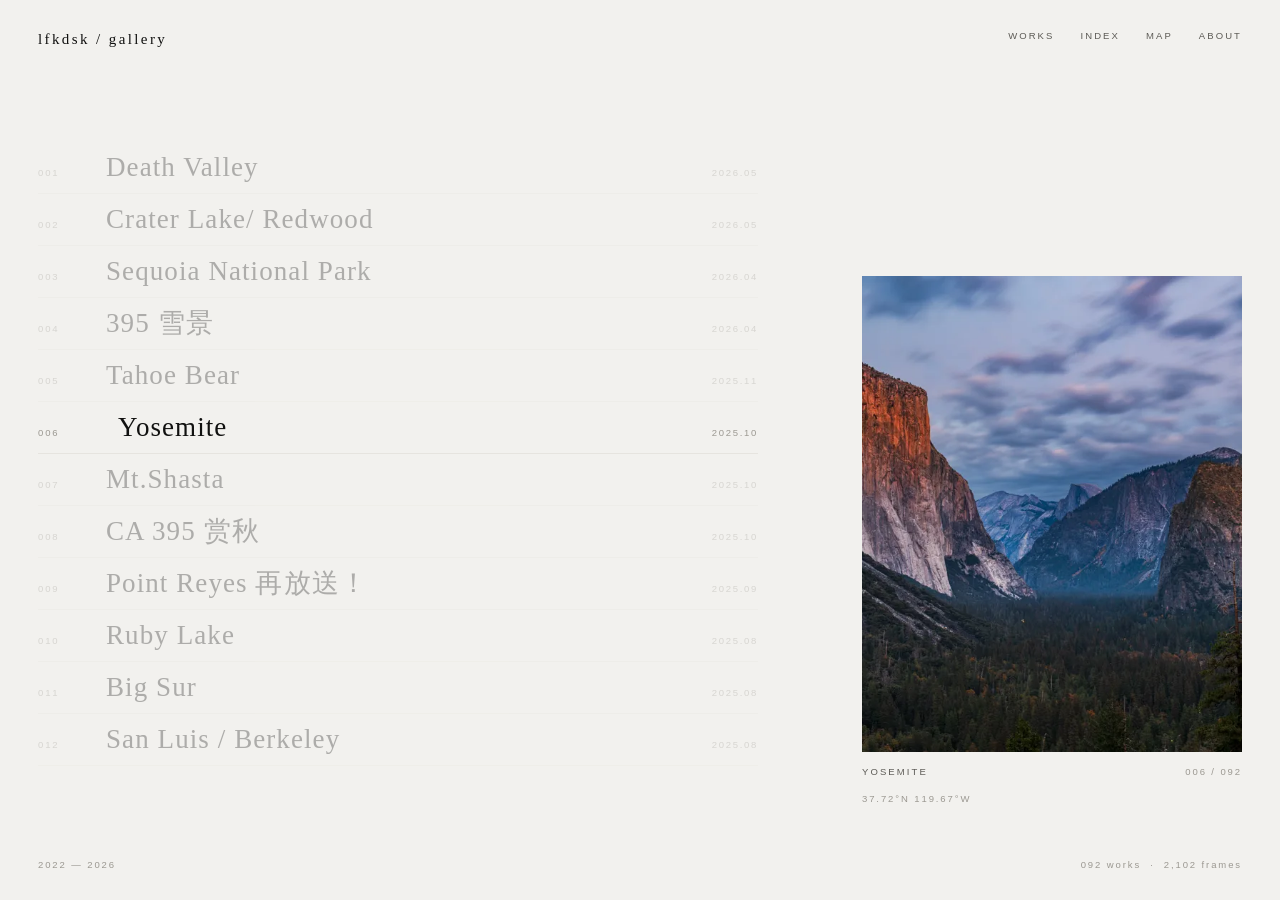
<file: repo/pictorg-yakushima/html/11-works.html>
<!doctype html><html lang="ja"><head><meta charset="utf-8">
<title>11 works index</title><link rel="stylesheet" href="tokens-web.css"><style>
  .sheet{min-height:100vh;padding:104px 38px 96px;display:grid;
    grid-template-columns:1fr 380px;gap:70px}
  .list{align-self:center;max-width:720px}
  .row{display:grid;grid-template-columns:46px 1fr 84px;gap:22px;align-items:baseline;
    padding:10px 0;border-bottom:1px solid var(--line-2);
    opacity:.3;transition:opacity .25s}
  .row:hover,.row.on{opacity:1}
  .row .n{font-size:9.5px;letter-spacing:.2em;color:var(--ink-3);font-variant-numeric:tabular-nums}
  .row .t{font-family:var(--mincho);font-size:27px;letter-spacing:.04em;line-height:1.15}
  .row .d{font-size:9.5px;letter-spacing:.18em;color:var(--ink-3);text-align:right;
    font-variant-numeric:tabular-nums}
  .row:hover .t,.row.on .t{padding-left:12px;transition:padding .25s}
  .prev{align-self:center;position:sticky;top:50%}
  .prev .im{width:380px;height:476px;overflow:hidden;background:var(--paper-2)}
  .prev .im img{width:100%;height:100%;object-fit:cover}
  .prev .cap{margin-top:14px;display:flex;justify-content:space-between;align-items:baseline}
  .hd{position:absolute;top:120px;left:38px;display:flex;gap:14px;align-items:baseline}</style></head>
<body><div class="sheet"><div class="list"><div class="row" data-k="Death-Valley">
      <span class="n">001</span>
      <span class="t">Death Valley</span>
      <span class="d">2026.05</span></div><div class="row" data-k="CL-RW">
      <span class="n">002</span>
      <span class="t">Crater Lake/ Redwood</span>
      <span class="d">2026.05</span></div><div class="row" data-k="Sequoia">
      <span class="n">003</span>
      <span class="t">Sequoia National Park</span>
      <span class="d">2026.04</span></div><div class="row" data-k="395-snow">
      <span class="n">004</span>
      <span class="t">395 雪景</span>
      <span class="d">2026.04</span></div><div class="row" data-k="Tahoe-Bear">
      <span class="n">005</span>
      <span class="t">Tahoe Bear</span>
      <span class="d">2025.11</span></div><div class="row on" data-k="Yosemite">
      <span class="n">006</span>
      <span class="t">Yosemite</span>
      <span class="d">2025.10</span></div><div class="row" data-k="Mt-Shasta">
      <span class="n">007</span>
      <span class="t">Mt.Shasta</span>
      <span class="d">2025.10</span></div><div class="row" data-k="CA395">
      <span class="n">008</span>
      <span class="t">CA 395 赏秋</span>
      <span class="d">2025.10</span></div><div class="row" data-k="PointReyesDeer">
      <span class="n">009</span>
      <span class="t">Point Reyes 再放送！</span>
      <span class="d">2025.09</span></div><div class="row" data-k="RubyLakeTrail">
      <span class="n">010</span>
      <span class="t">Ruby Lake</span>
      <span class="d">2025.08</span></div><div class="row" data-k="Big-Sur">
      <span class="n">011</span>
      <span class="t">Big Sur</span>
      <span class="d">2025.08</span></div><div class="row" data-k="San-Luis-Berkeley">
      <span class="n">012</span>
      <span class="t">San Luis / Berkeley</span>
      <span class="d">2025.08</span></div></div><div class="prev"><div class="im"><img id="pv" src="covers/Yosemite.webp"></div>
    <div class="cap"><span class="t-nav" id="pk">Yosemite</span>
      <span class="t-num" id="pn">006 / 092</span></div>
    <div style="margin-top:16px" class="t-num" id="pg">37.72°N  119.67°W</div>
    </div></div>
  <script>
  // hover drives the preview — open the file and run through the list
  const DATA = [{"k":"Death-Valley","u":"Death-Valley","n":"001","g":"36.54°N  116.96°W"},{"k":"CL-RW","u":"CL-RW","n":"002","g":"42.94°N  122.10°W"},{"k":"Sequoia","u":"Sequoia","n":"003","g":"36.62°N  118.73°W"},{"k":"395-snow","u":"395-snow","n":"004","g":"37.24°N  118.58°W"},{"k":"Tahoe-Bear","u":"Tahoe-Bear","n":"005","g":"38.94°N  120.05°W"},{"k":"Yosemite","u":"Yosemite","n":"006","g":"37.72°N  119.67°W"},{"k":"Mt-Shasta","u":"Mt-Shasta","n":"007","g":"41.62°N  122.20°W"},{"k":"CA395","u":"CA395","n":"008","g":"37.23°N  118.61°W"},{"k":"PointReyesDeer","u":"PointReyesDeer","n":"009","g":"38.26°N  122.99°W"},{"k":"RubyLakeTrail","u":"RubyLakeTrail","n":"010","g":"37.42°N  118.77°W"},{"k":"Big-Sur","u":"Big-Sur","n":"011","g":"36.36°N  121.90°W"},{"k":"San-Luis-Berkeley","u":"San-Luis-Berkeley","n":"012","g":"37.87°N  122.26°W"}];
  document.querySelectorAll('.row').forEach((r, i) => r.addEventListener('mouseenter', () => {
    document.querySelectorAll('.row.on').forEach(e => e.classList.remove('on'));
    const d = DATA[i];
    pv.src = 'covers/' + d.k + '.webp'; pk.textContent = d.u;
    pn.textContent = d.n + ' / 092'; pg.textContent = d.g;
  }));
  </script>
<div class="prog" style="width:0%"></div>
<div class="chrome">
  <div class="c-tl"><span class="mark">lfkdsk / gallery</span></div>
  <div class="c-tr"><nav><span class="t-nav">works</span><span class="t-nav">index</span><span class="t-nav">map</span><span class="t-nav">about</span></nav></div>
  <div class="c-bl"><span class="t-num">2022 — 2026</span></div>
  <div class="c-br"><span class="t-num">092 works &nbsp;·&nbsp; 2,102 frames</span></div>
</div></body></html>
</file>
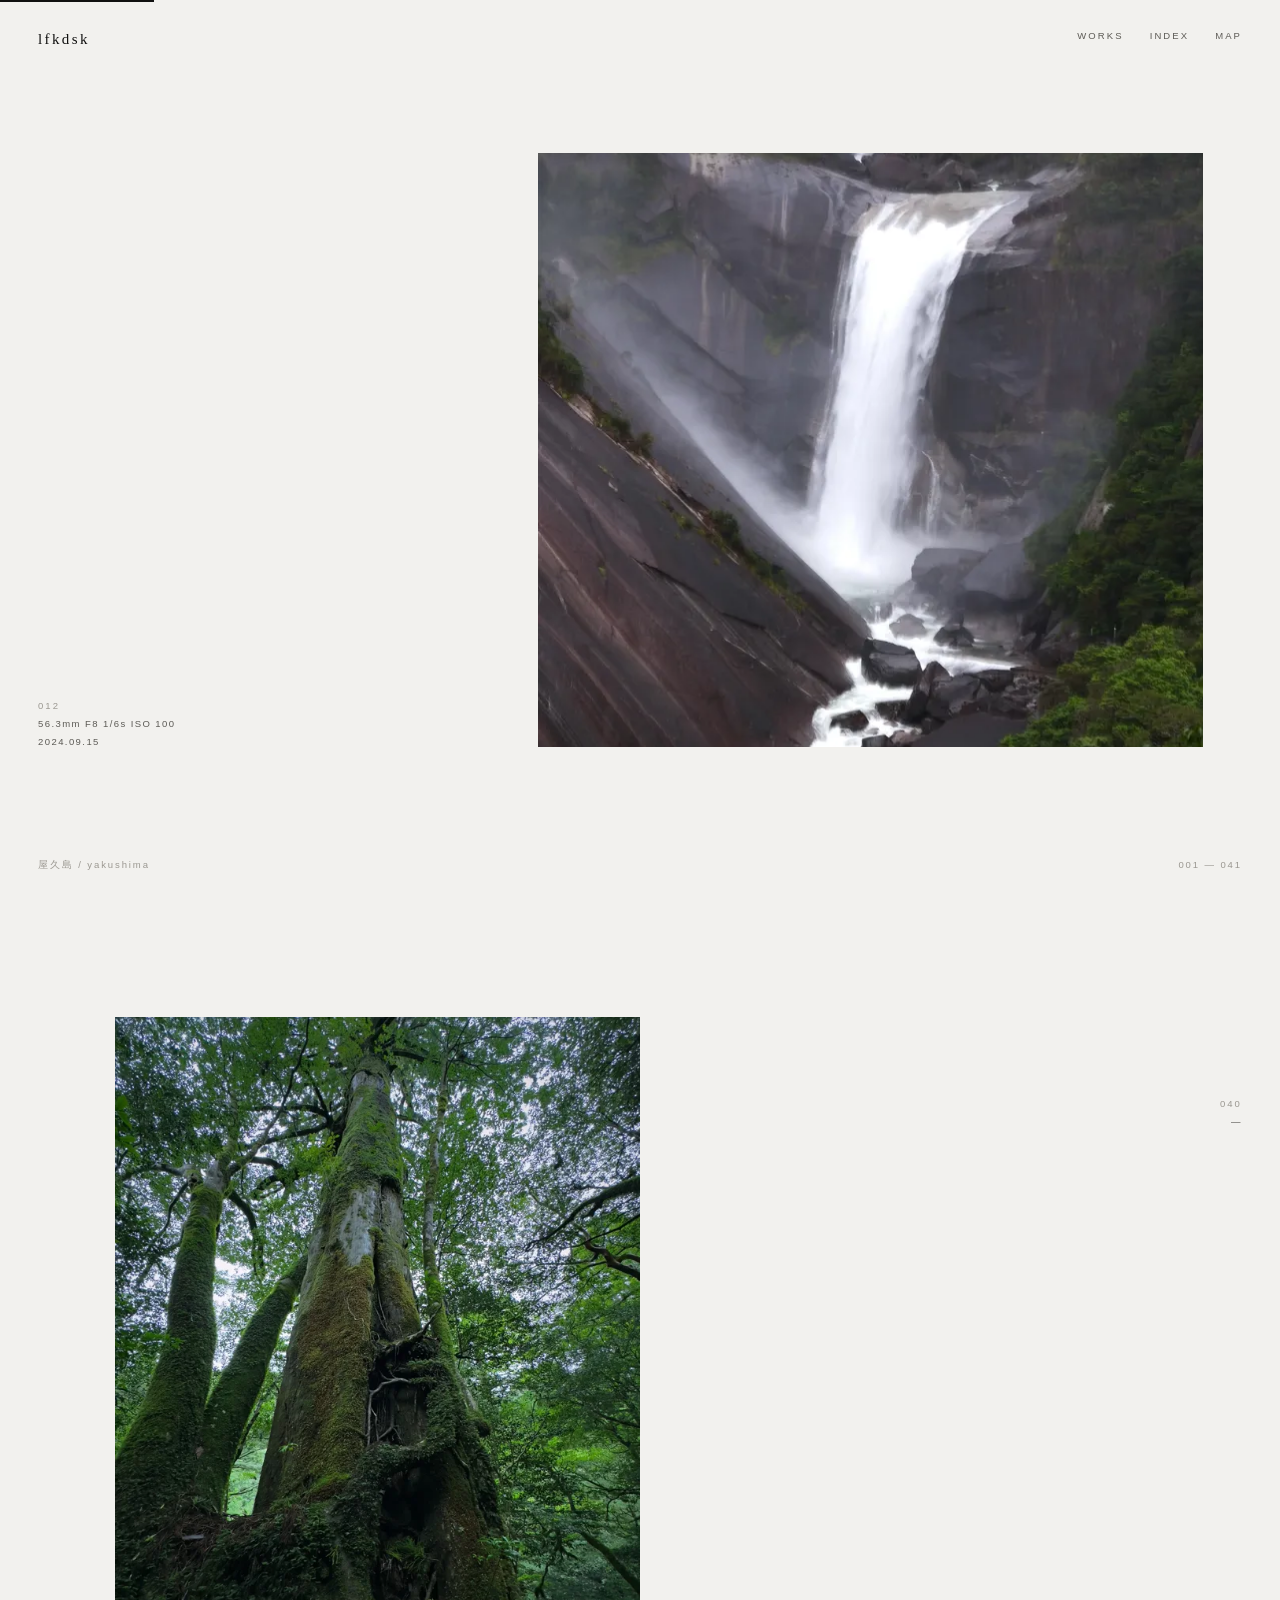
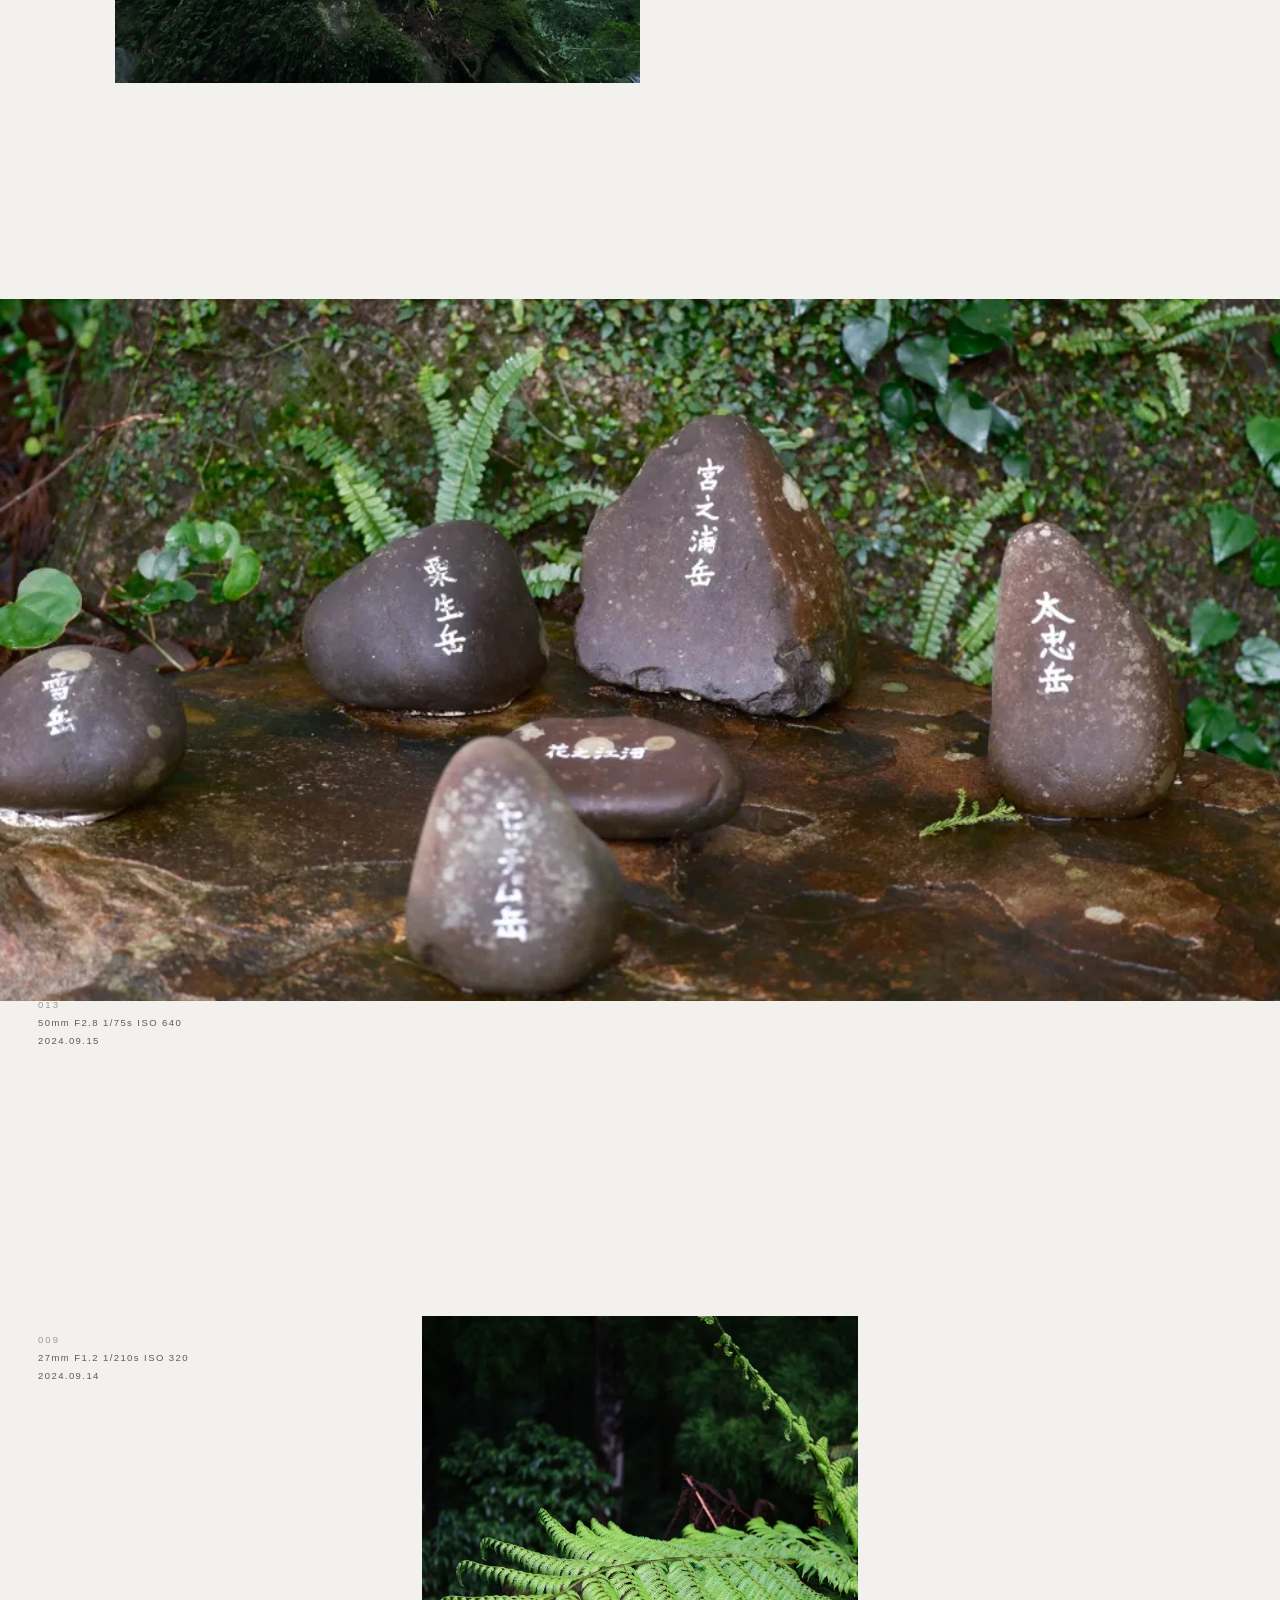
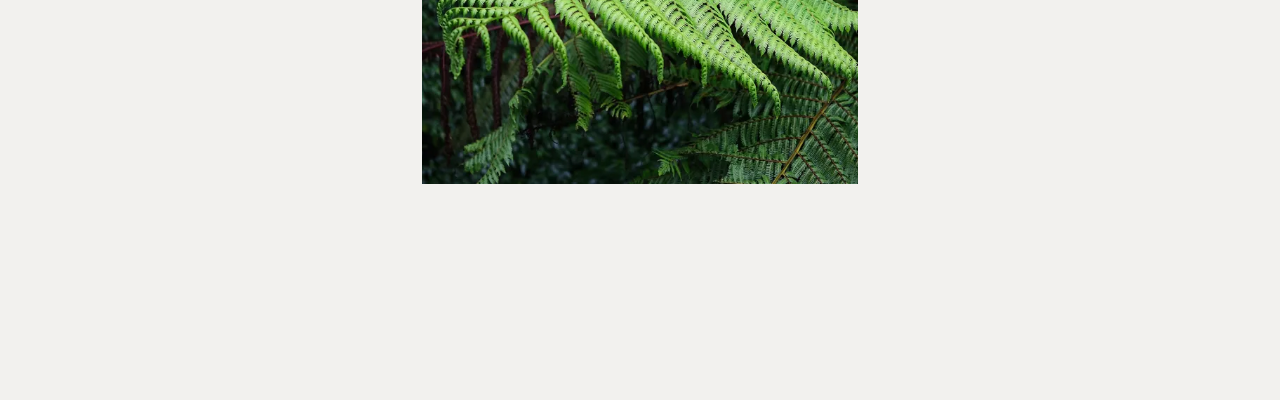
<file: repo/pictorg-yakushima/html/12-scroll.html>
<!doctype html><html lang="ja"><head><meta charset="utf-8">
<title>12 100vh sequence</title><link rel="stylesheet" href="tokens-web.css"><style>
  .sc{height:100vh;position:relative;display:flex;align-items:center}
  .sc .im{overflow:hidden;background:var(--paper-2)}
  .sc .im img{width:100%;height:100%;object-fit:cover}
  .cap{position:absolute;display:flex;flex-direction:column;gap:7px}
  .cap .n{font-size:9.5px;letter-spacing:.22em;color:var(--ink-3)}
  .cap .e{font-size:9.5px;letter-spacing:.15em;color:var(--ink-2);font-variant-numeric:tabular-nums}
  /* 每屏偏心方向交替,靠 chrome 稳住画面 */
  .a .im{width:52%;height:66vh;margin-left:42%}   .a .cap{left:38px;bottom:17vh}
  .b .im{width:41%;height:74vh;margin-left:9%}    .b .cap{right:38px;top:22vh;text-align:right}
  .c .im{width:100%;height:78vh}                  .c .cap{left:38px;bottom:6vh}
  .d .im{width:34%;height:52vh;margin-left:33%}   .d .cap{left:38px;top:26vh}</style></head>
<body><section class="sc a"><div class="im"><img src="photos/DSCF6179.webp"></div>
      <div class="cap"><span class="n">012</span>
      <span class="e">56.3mm  F8  1/6s  ISO 100</span><span class="e">2024.09.15</span></div></section><section class="sc b"><div class="im"><img src="photos/IMG_6838-JPEG.webp"></div>
      <div class="cap"><span class="n">040</span>
      <span class="e">—</span><span class="e"></span></div></section><section class="sc c"><div class="im"><img src="photos/DSCF6184.webp"></div>
      <div class="cap"><span class="n">013</span>
      <span class="e">50mm  F2.8  1/75s  ISO 640</span><span class="e">2024.09.15</span></div></section><section class="sc d"><div class="im"><img src="photos/DSCF6077.webp"></div>
      <div class="cap"><span class="n">009</span>
      <span class="e">27mm  F1.2  1/210s  ISO 320</span><span class="e">2024.09.14</span></div></section>
<div class="prog" style="width:12%"></div>
<div class="chrome">
  <div class="c-tl"><span class="mark">lfkdsk</span></div>
  <div class="c-tr"><nav><span class="t-nav">works</span><span class="t-nav">index</span><span class="t-nav">map</span></nav></div>
  <div class="c-bl"><span class="t-num">屋久島 / yakushima</span></div>
  <div class="c-br"><span class="t-num">001 — 041</span></div>
</div></body></html>
</file>
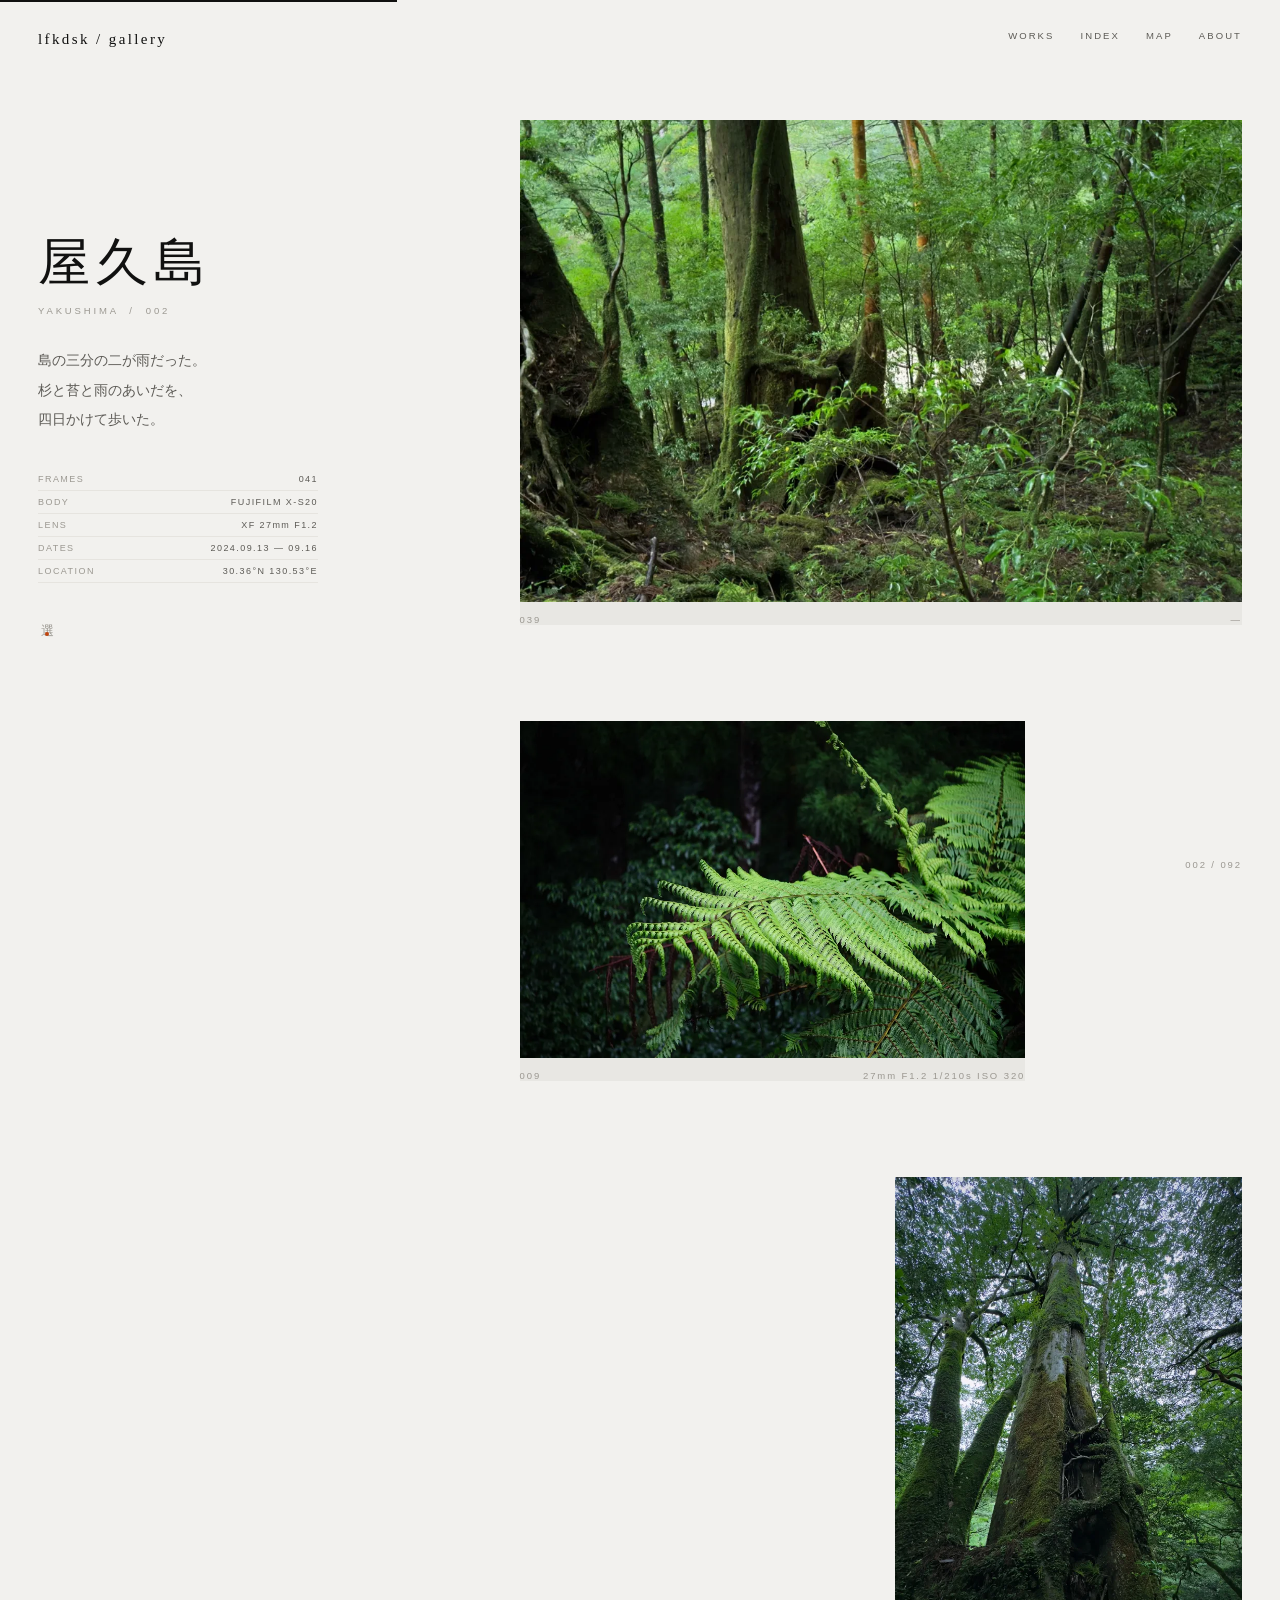
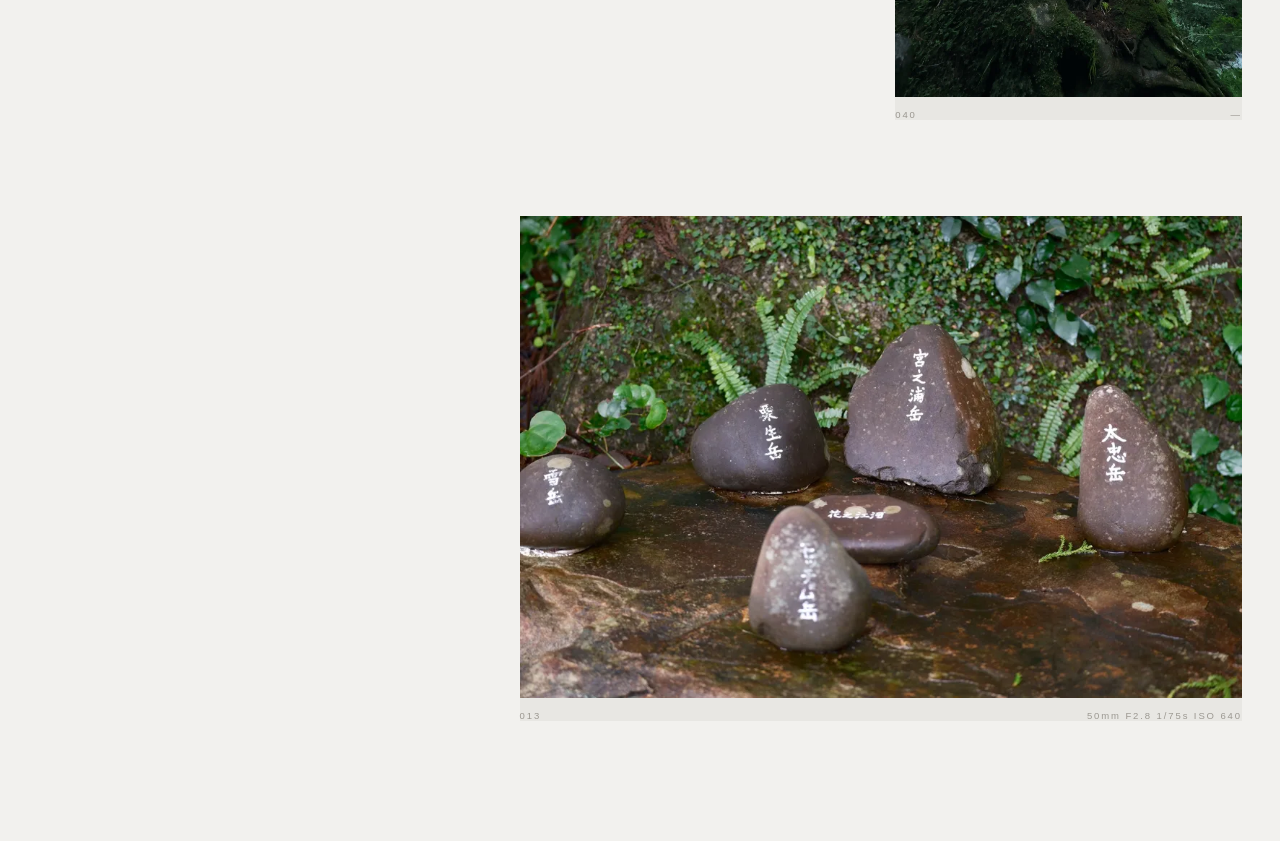
<file: repo/pictorg-yakushima/html/13-sticky.html>
<!doctype html><html lang="ja"><head><meta charset="utf-8">
<title>13 sticky column</title><link rel="stylesheet" href="tokens-web.css"><style>
  .wrap{display:grid;grid-template-columns:34% 1fr;gap:6%;
    padding:120px 38px 120px;align-items:start}
  .side{position:sticky;top:26vh}
  .side h1{font-family:var(--mincho);font-size:52px;font-weight:400;
    letter-spacing:.12em;line-height:1.1}
  .side .en{margin-top:14px;font-size:9.5px;letter-spacing:.3em;
    text-transform:uppercase;color:var(--ink-3)}
  .side .lead{margin-top:30px;font-family:var(--mincho);font-size:14px;
    line-height:2.1;color:var(--ink-2);max-width:300px}
  .side .kv{margin-top:34px;max-width:280px}
  .side .kv div{display:flex;justify-content:space-between;padding:6px 0;
    border-bottom:1px solid var(--line-2)}
  .side .kv span{font-size:9px;letter-spacing:.16em;color:var(--ink-3);
    font-variant-numeric:tabular-nums}
  .side .kv span+span{color:var(--ink-2)}
  .side .big{margin-top:34px;font-family:var(--mincho);font-size:13px;letter-spacing:.3em;color:var(--ink-3)}
  .flow{display:flex;flex-direction:column;gap:96px}
  .flow figure{background:var(--paper-2)}
  .flow img{width:100%;height:auto}
  .flow figcaption{margin-top:12px;display:flex;justify-content:space-between}
  .flow .w70{width:70%} .flow .w100{width:100%} .flow .w48{width:48%;align-self:flex-end}</style></head>
<body><div class="wrap">
  <aside class="side"><h1>屋久島</h1><div class="en">Yakushima &nbsp;/&nbsp; 002</div>
    <p class="lead">島の三分の二が雨だった。<br>杉と苔と雨のあいだを、<br>四日かけて歩いた。</p>
    <div class="kv">
      <div><span>FRAMES</span><span>041</span></div>
      <div><span>BODY</span><span>FUJIFILM X-S20</span></div>
      <div><span>LENS</span><span>XF 27mm F1.2</span></div>
      <div><span>DATES</span><span>2024.09.13 — 09.16</span></div>
      <div><span>LOCATION</span><span>30.36°N 130.53°E</span></div>
    </div>
    <div class="big tate" style="height:96px;margin-top:30px">選 &nbsp;<span class="seal"></span></div>
  </aside><div class="flow"><figure class="w100"><img src="photos/IMG_6833-JPEG.webp">
      <figcaption><span class="t-num">039</span>
      <span class="t-num">—</span></figcaption></figure><figure class="w70"><img src="photos/DSCF6077.webp">
      <figcaption><span class="t-num">009</span>
      <span class="t-num">27mm  F1.2  1/210s  ISO 320</span></figcaption></figure><figure class="w48"><img src="photos/IMG_6838-JPEG.webp">
      <figcaption><span class="t-num">040</span>
      <span class="t-num">—</span></figcaption></figure><figure class="w100"><img src="photos/DSCF6184.webp">
      <figcaption><span class="t-num">013</span>
      <span class="t-num">50mm  F2.8  1/75s  ISO 640</span></figcaption></figure></div></div>
<div class="prog" style="width:31%"></div>
<div class="chrome">
  <div class="c-tl"><span class="mark">lfkdsk / gallery</span></div>
  <div class="c-tr"><nav><span class="t-nav">works</span><span class="t-nav">index</span><span class="t-nav">map</span><span class="t-nav">about</span></nav></div>
  
  <div class="c-br"><span class="t-num">002 / 092</span></div>
</div></body></html>
</file>
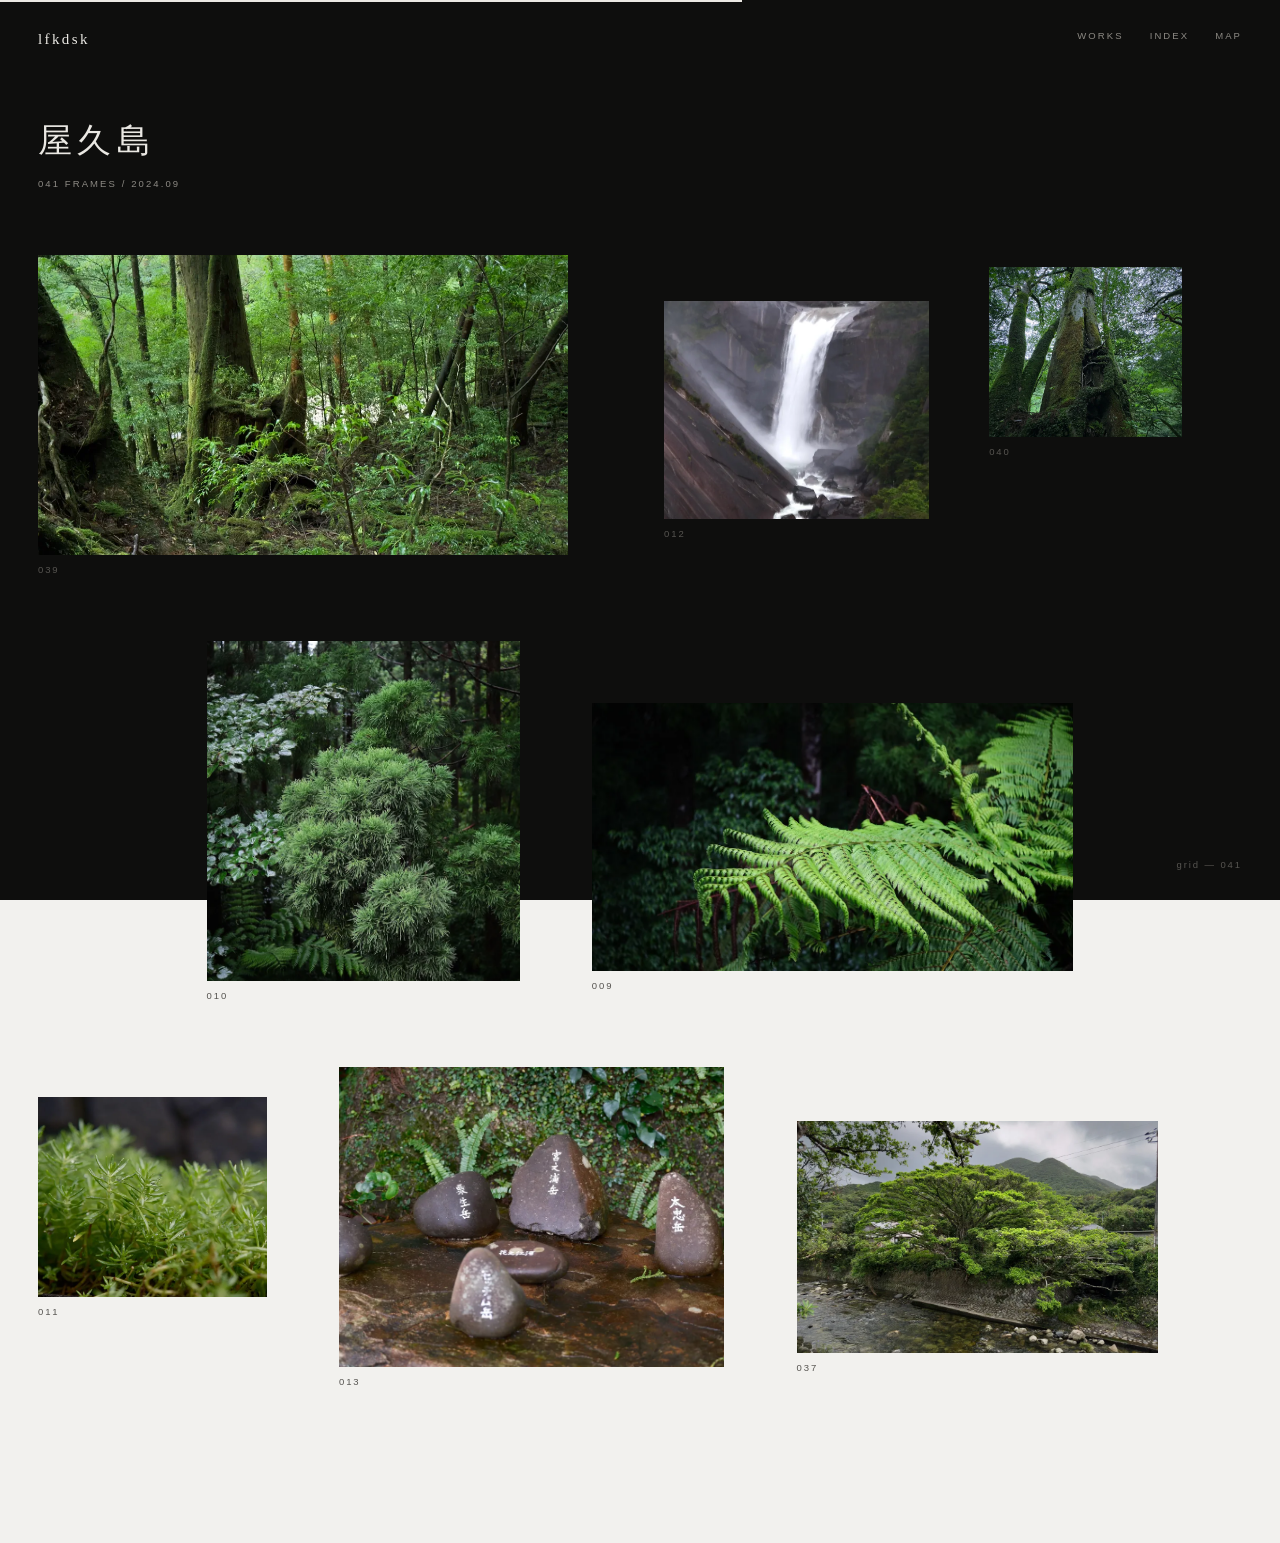
<file: repo/pictorg-yakushima/html/14-dark.html>
<!doctype html><html lang="ja"><head><meta charset="utf-8">
<title>14 dark grid</title><link rel="stylesheet" href="tokens-web.css"><style>
  body.dark{background:var(--nero);color:var(--snow)}
  body.dark .t-nav{color:var(--snow-2)} body.dark .t-num{color:var(--snow-3)}
  body.dark .prog{background:var(--snow)}
  .g{padding:118px 38px 90px;position:relative;min-height:100vh}
  .g .hd{display:flex justify-content:space-between;margin-bottom:64px}
  .g h1{font-family:var(--mincho);font-size:34px;font-weight:400;letter-spacing:.16em}
  .band{position:relative;margin-bottom:86px}
  .cell{position:absolute}
  .cell .clip{width:100%;height:100%;overflow:hidden;background:var(--nero-2)}
  .cell img{width:100%;height:100%;object-fit:cover}
  .cell figcaption{position:absolute;left:0;bottom:-20px;white-space:nowrap}</style></head>
<body class="dark"><div class="g">
    <h1>屋久島</h1><div class="t-nav" style="margin:14px 0 66px">041 frames / 2024.09</div><div class="band" style="height:300px"><figure class="cell" style="left:0.00%;top:0px;width:44.00%;height:300px">
        <div class="clip"><img src="photos/IMG_6833-JPEG.webp"></div>
        <figcaption class="t-num">039</figcaption></figure><figure class="cell" style="left:52.00%;top:46px;width:22.00%;height:218px">
        <div class="clip"><img src="photos/DSCF6179.webp"></div>
        <figcaption class="t-num">012</figcaption></figure><figure class="cell" style="left:79.00%;top:12px;width:16.00%;height:170px">
        <div class="clip"><img src="photos/IMG_6838-JPEG.webp"></div>
        <figcaption class="t-num">040</figcaption></figure></div><div class="band" style="height:340px"><figure class="cell" style="left:14.00%;top:0px;width:26.00%;height:340px">
        <div class="clip"><img src="photos/DSCF6079.webp"></div>
        <figcaption class="t-num">010</figcaption></figure><figure class="cell" style="left:46.00%;top:62px;width:40.00%;height:268px">
        <div class="clip"><img src="photos/DSCF6077.webp"></div>
        <figcaption class="t-num">009</figcaption></figure></div><div class="band" style="height:300px"><figure class="cell" style="left:0.00%;top:30px;width:19.00%;height:200px">
        <div class="clip"><img src="photos/DSCF6107.webp"></div>
        <figcaption class="t-num">011</figcaption></figure><figure class="cell" style="left:25.00%;top:0px;width:32.00%;height:300px">
        <div class="clip"><img src="photos/DSCF6184.webp"></div>
        <figcaption class="t-num">013</figcaption></figure><figure class="cell" style="left:63.00%;top:54px;width:30.00%;height:232px">
        <div class="clip"><img src="photos/IMG_6820-JPEG.webp"></div>
        <figcaption class="t-num">037</figcaption></figure></div></div>
<div class="prog" style="width:58%"></div>
<div class="chrome">
  <div class="c-tl"><span class="mark">lfkdsk</span></div>
  <div class="c-tr"><nav><span class="t-nav">works</span><span class="t-nav">index</span><span class="t-nav">map</span></nav></div>
  
  <div class="c-br"><span class="t-num">grid — 041</span></div>
</div></body></html>
</file>
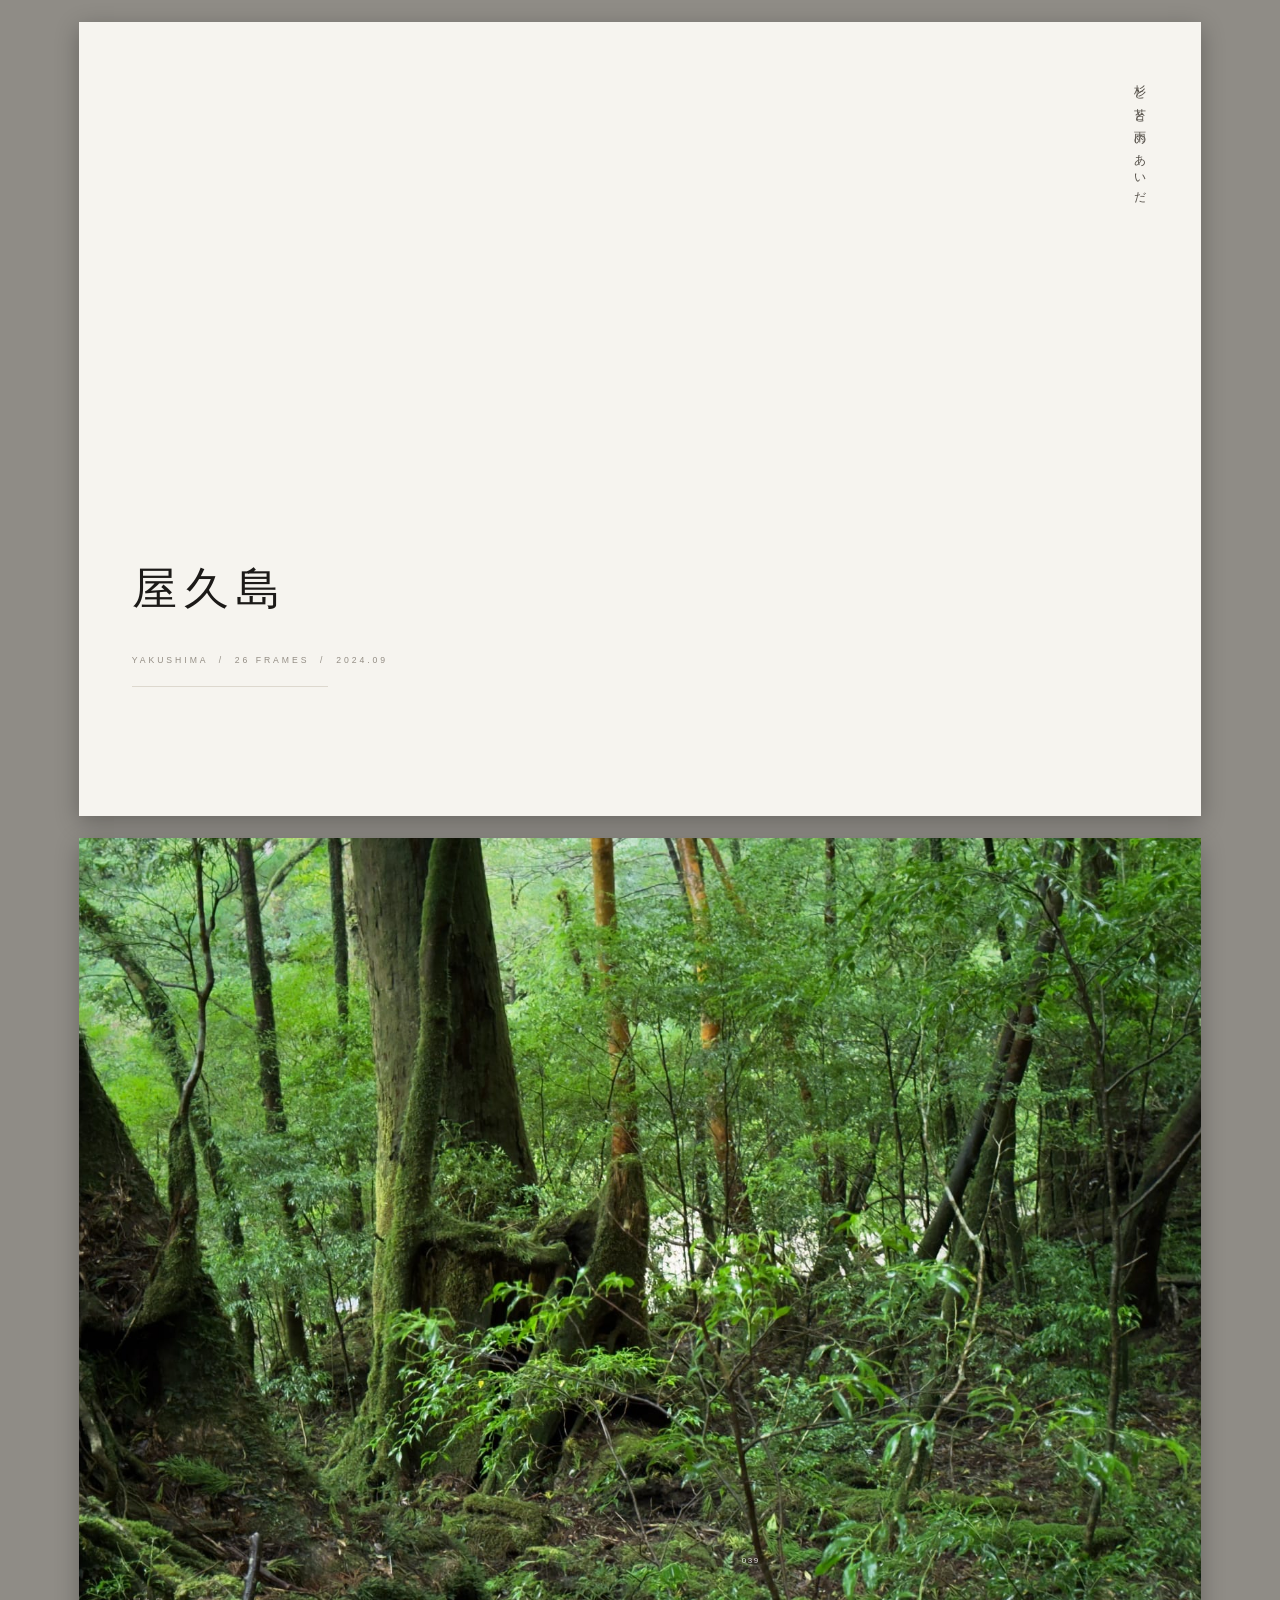
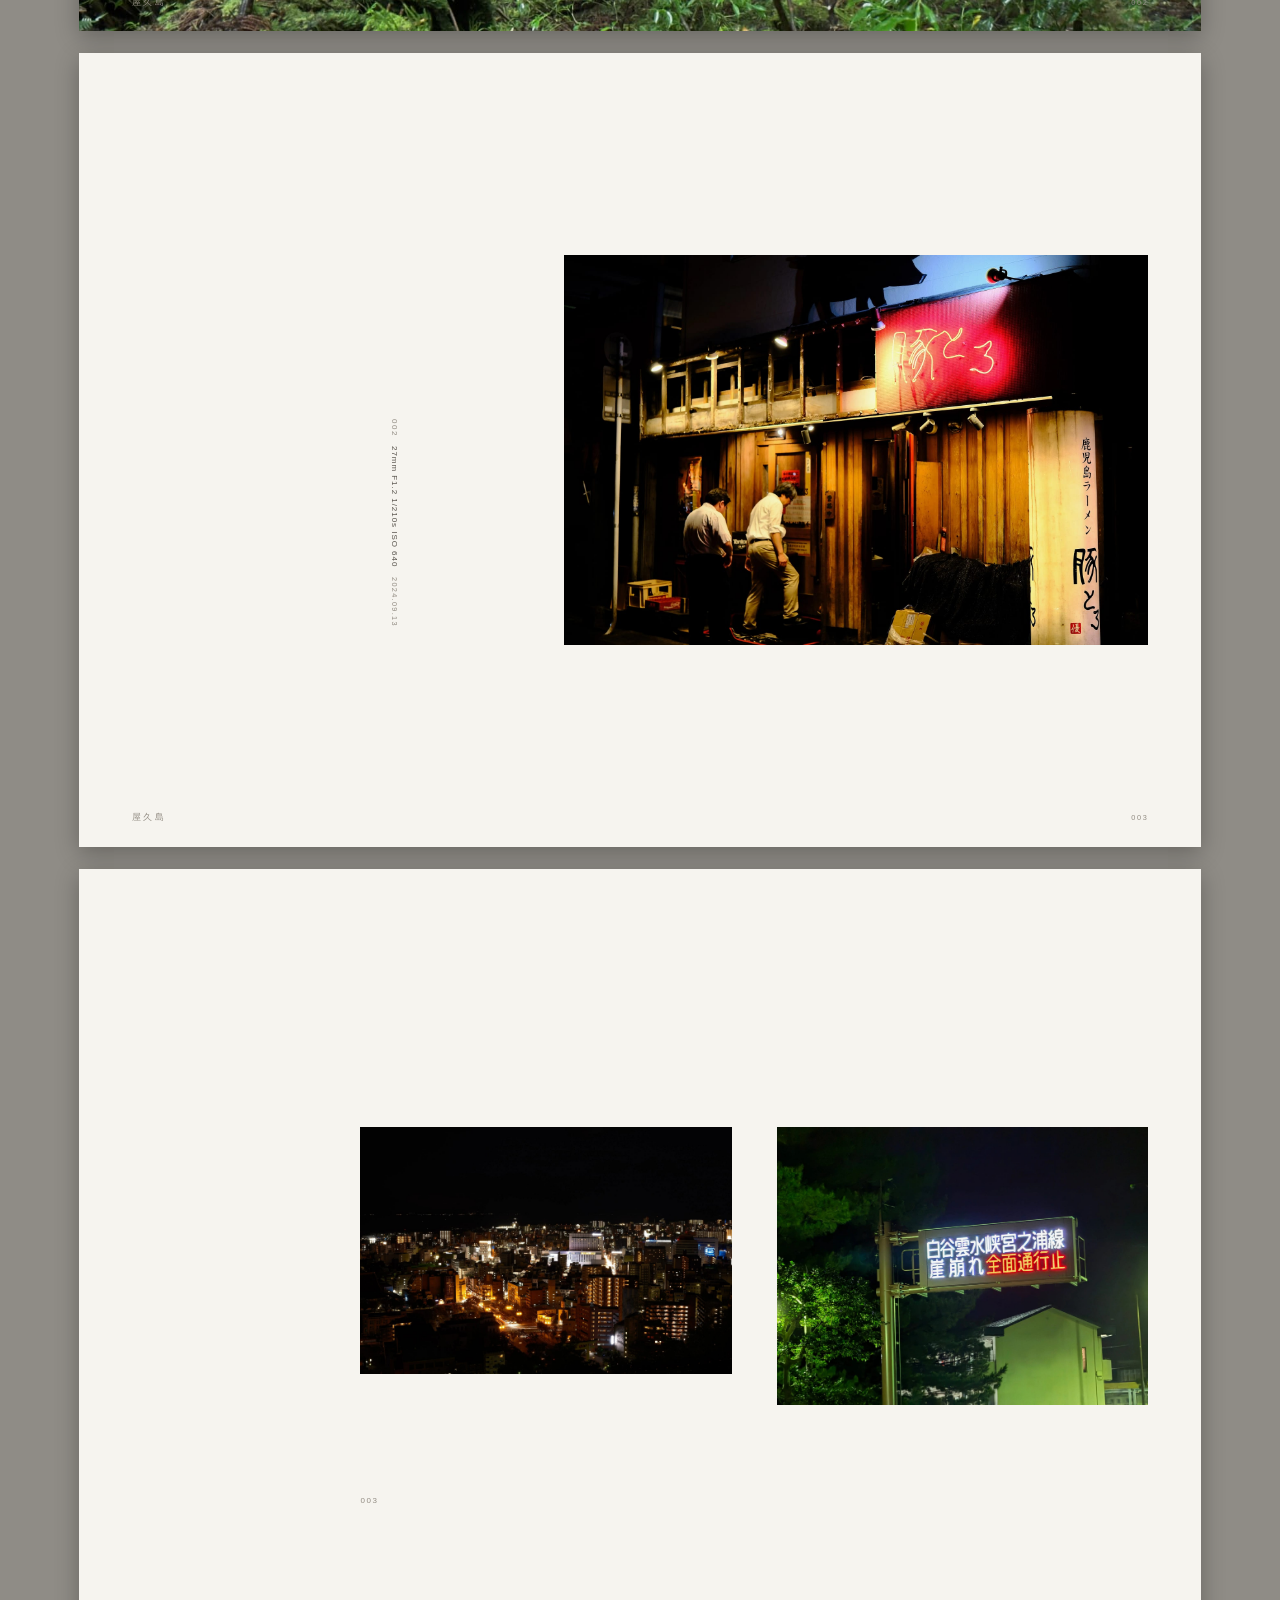
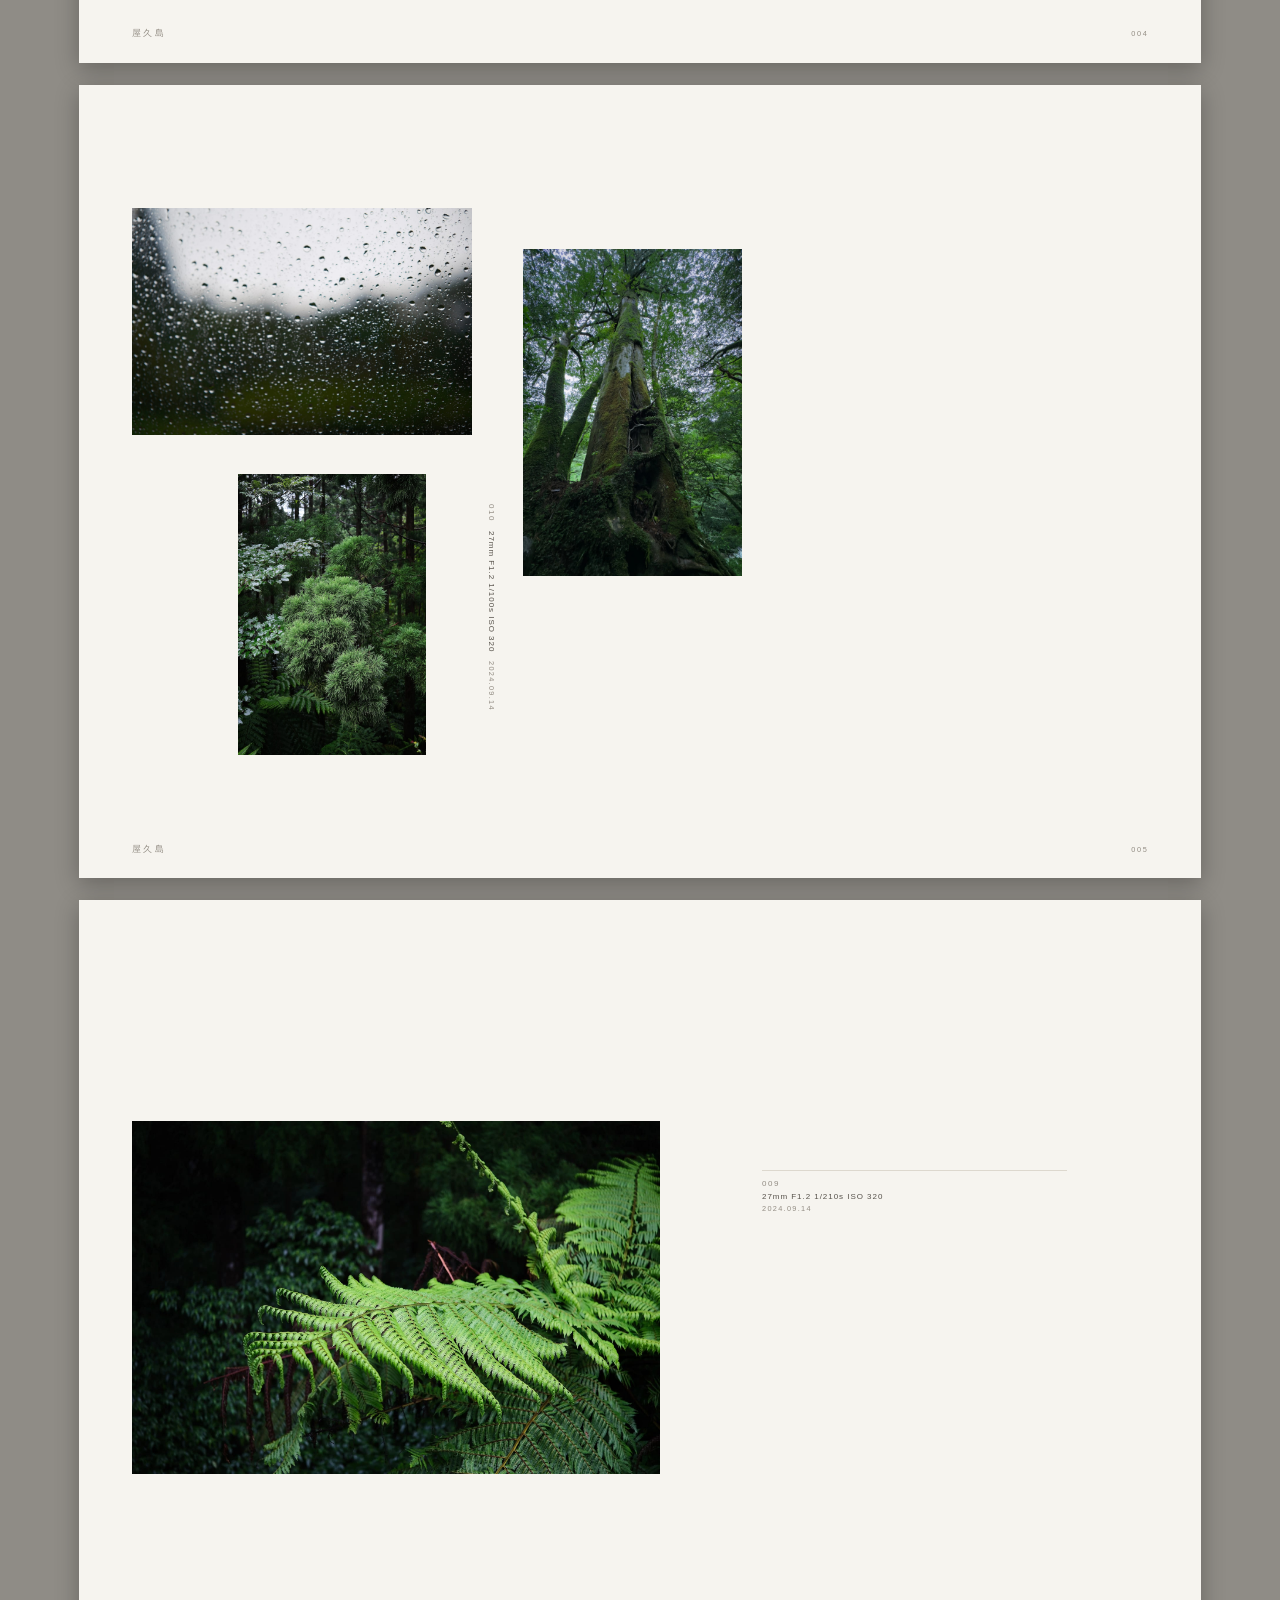
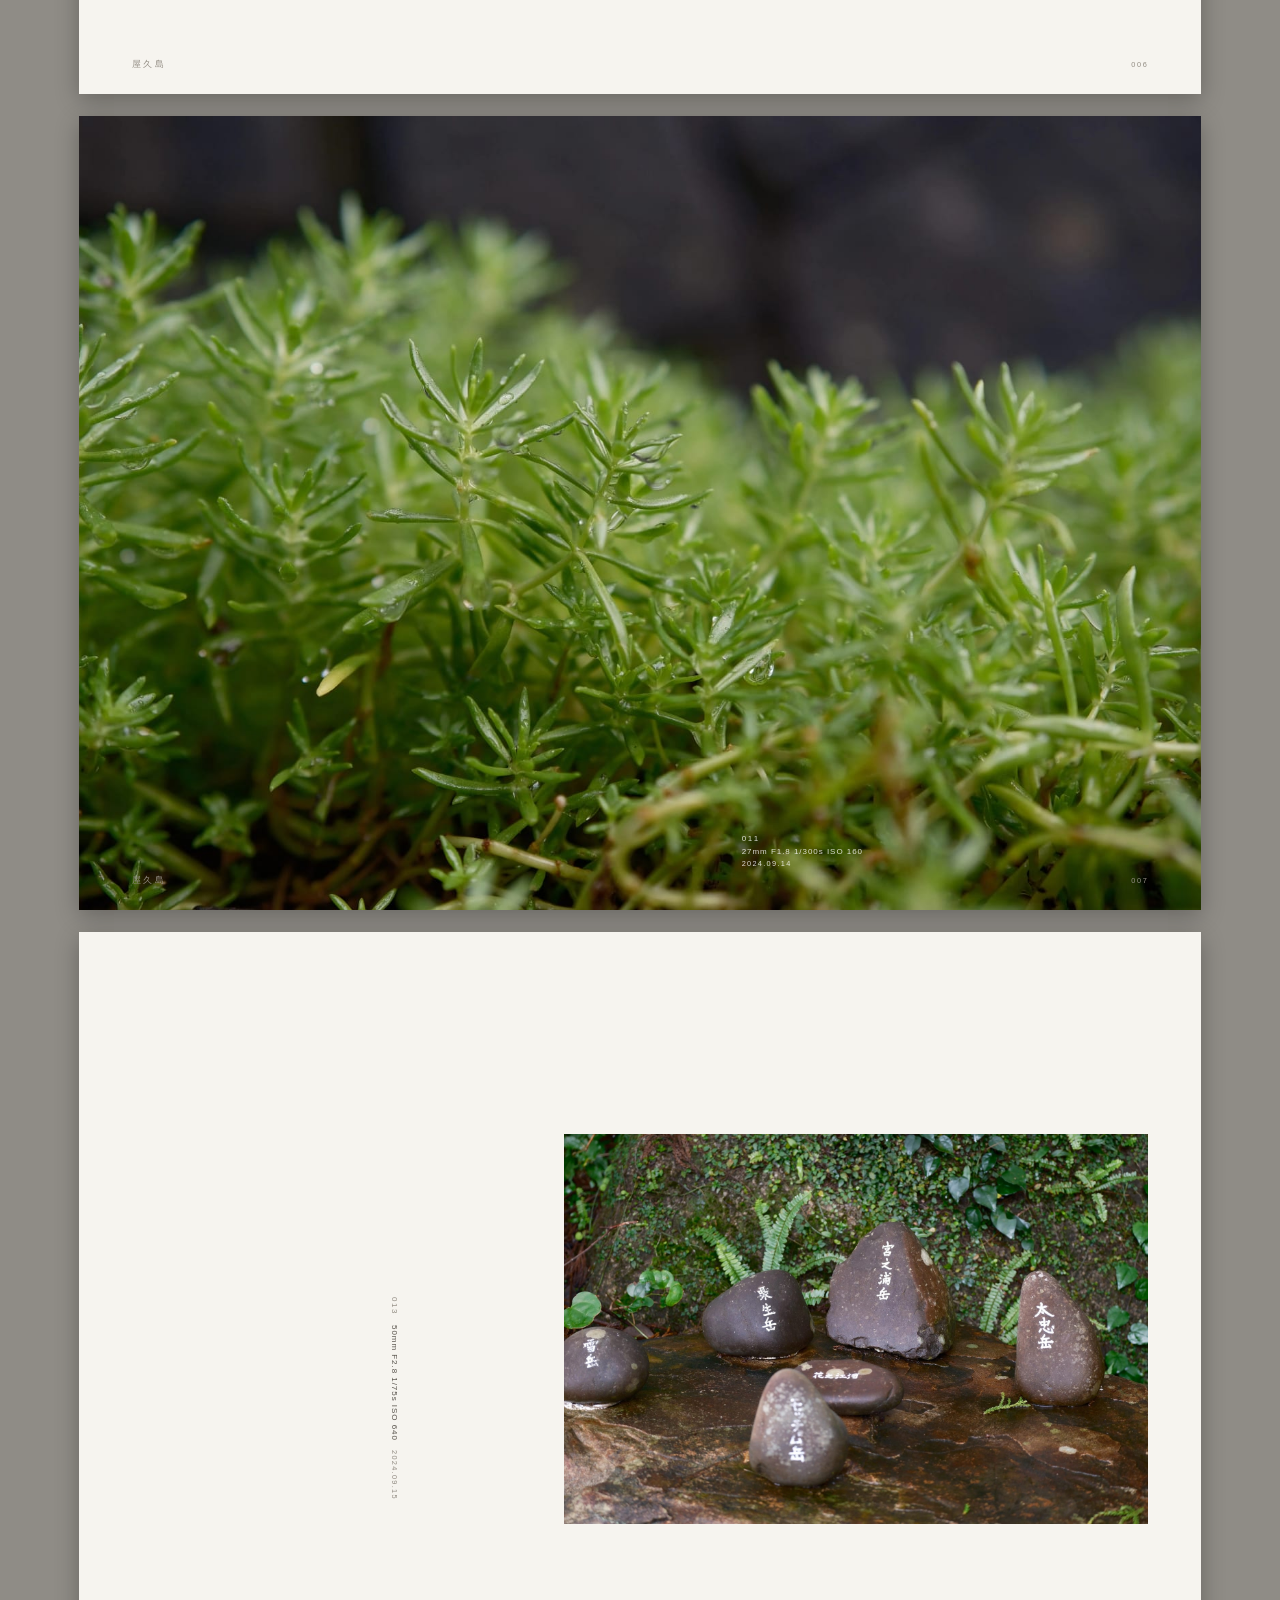
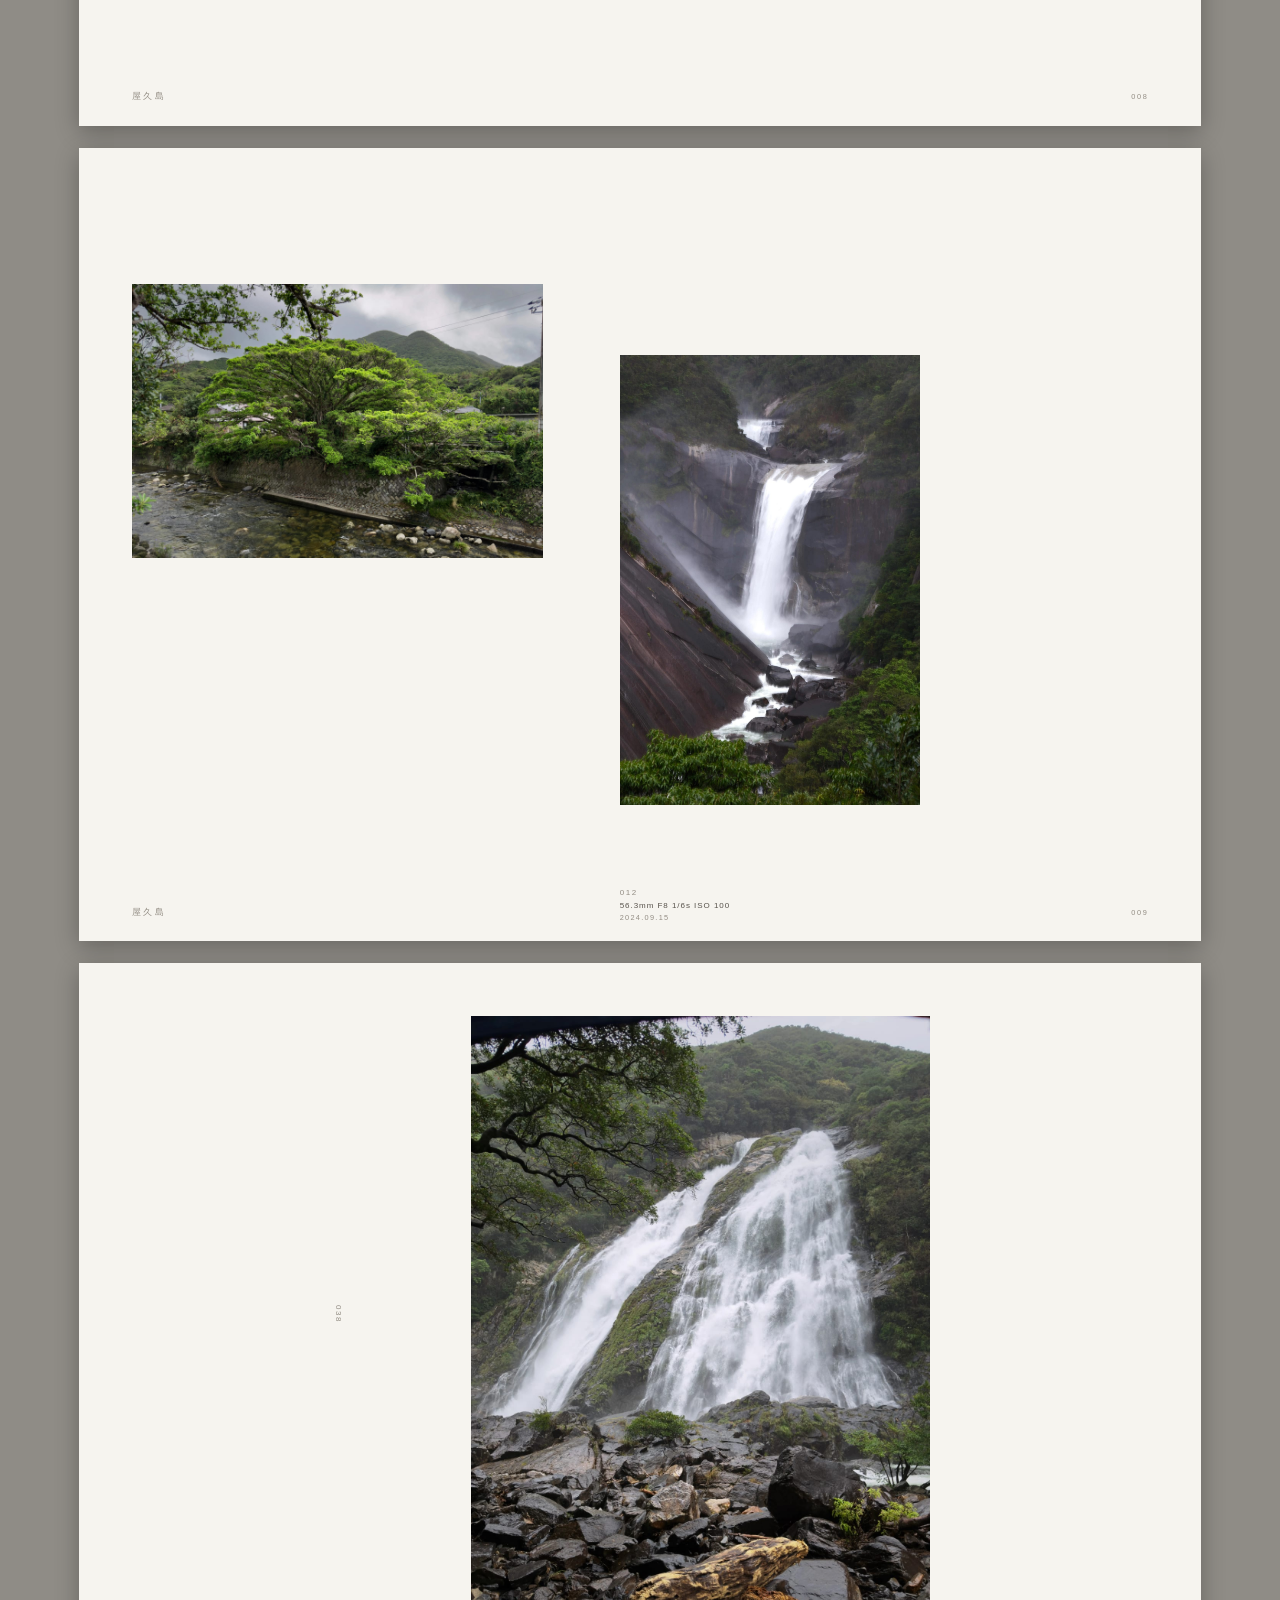
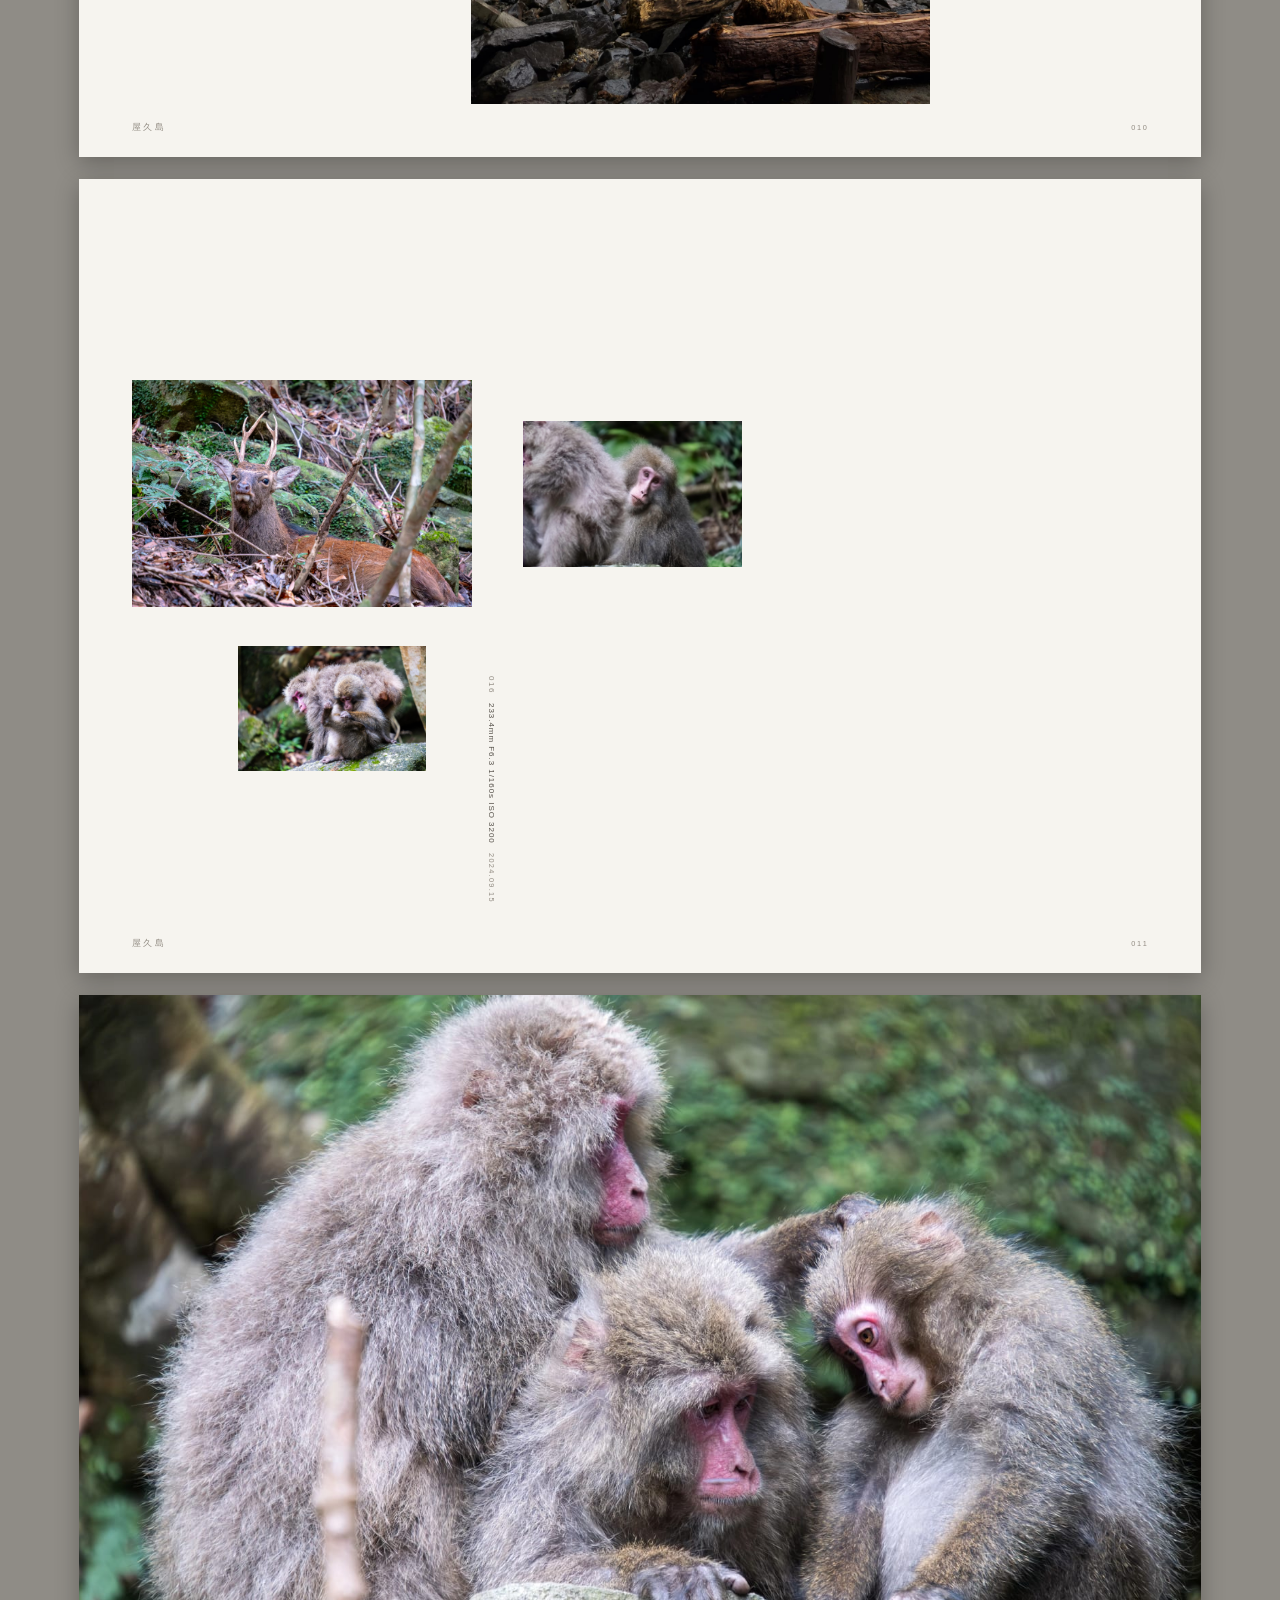
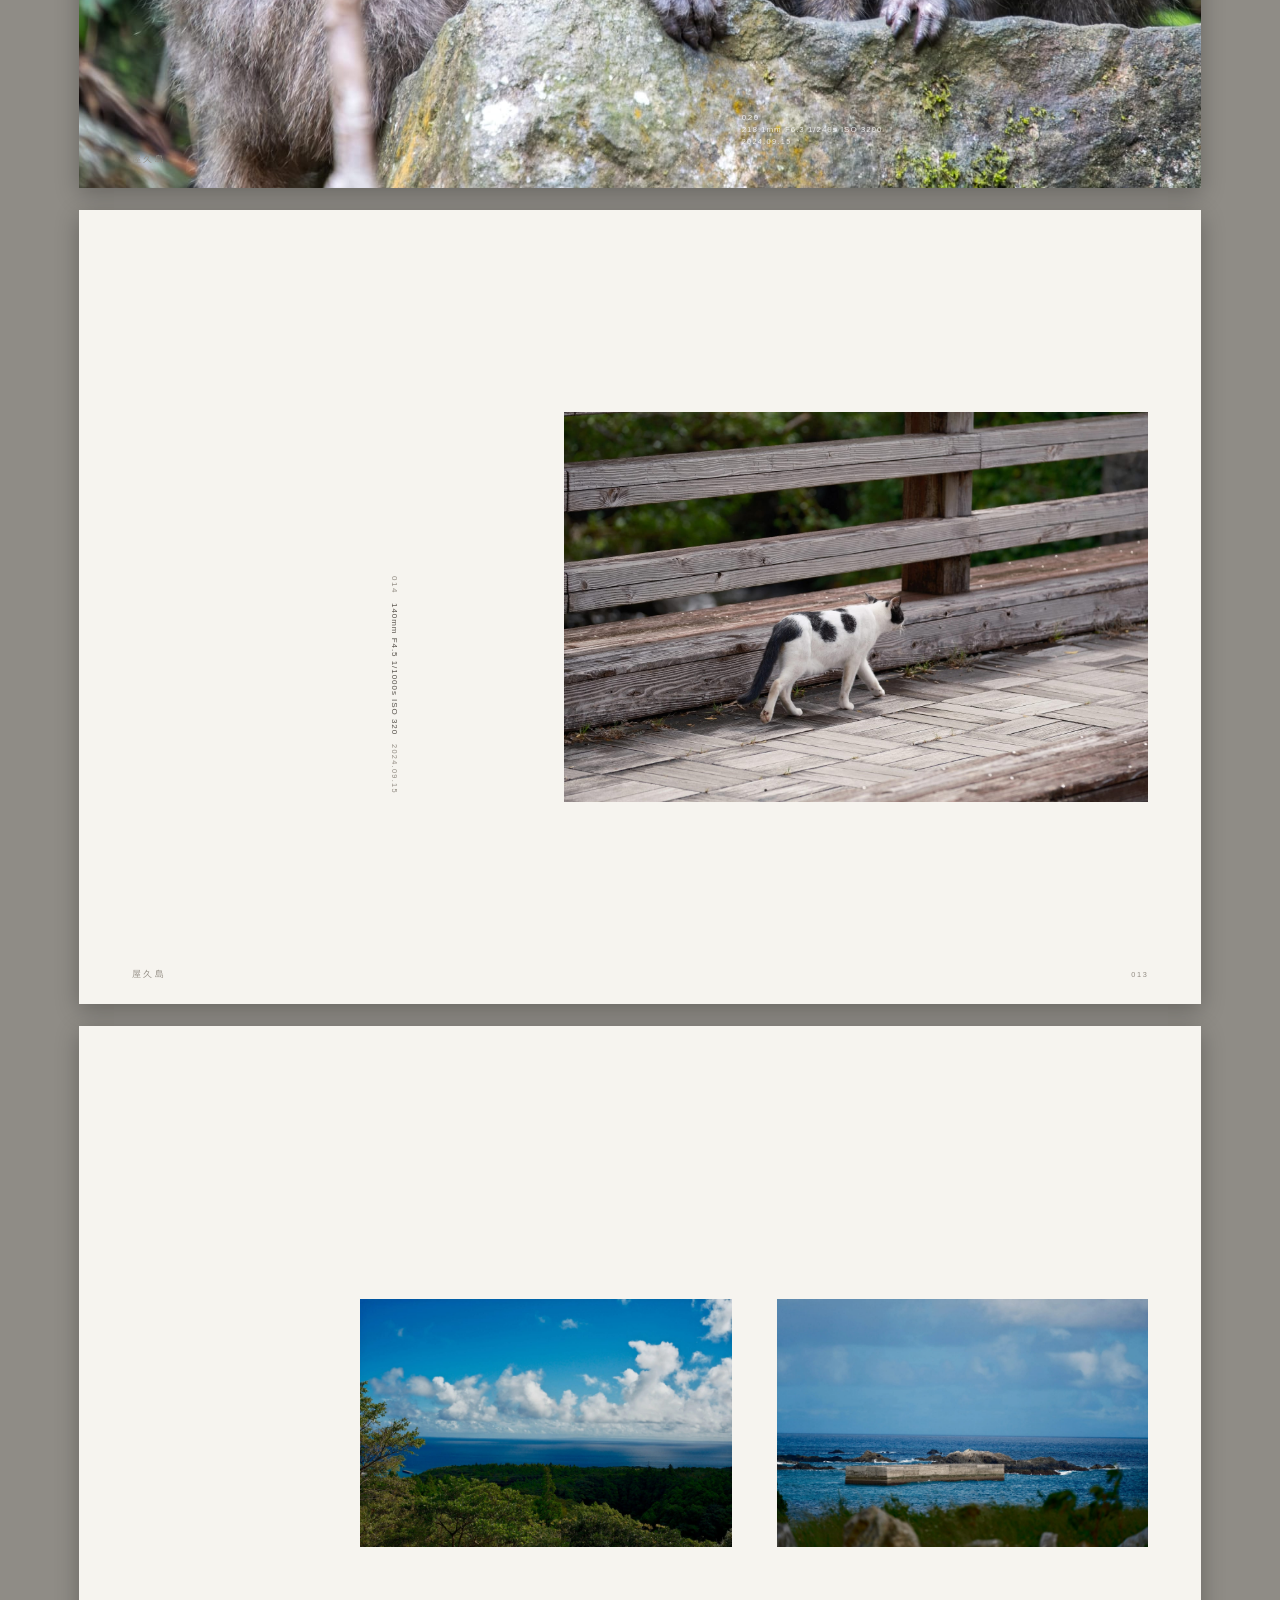
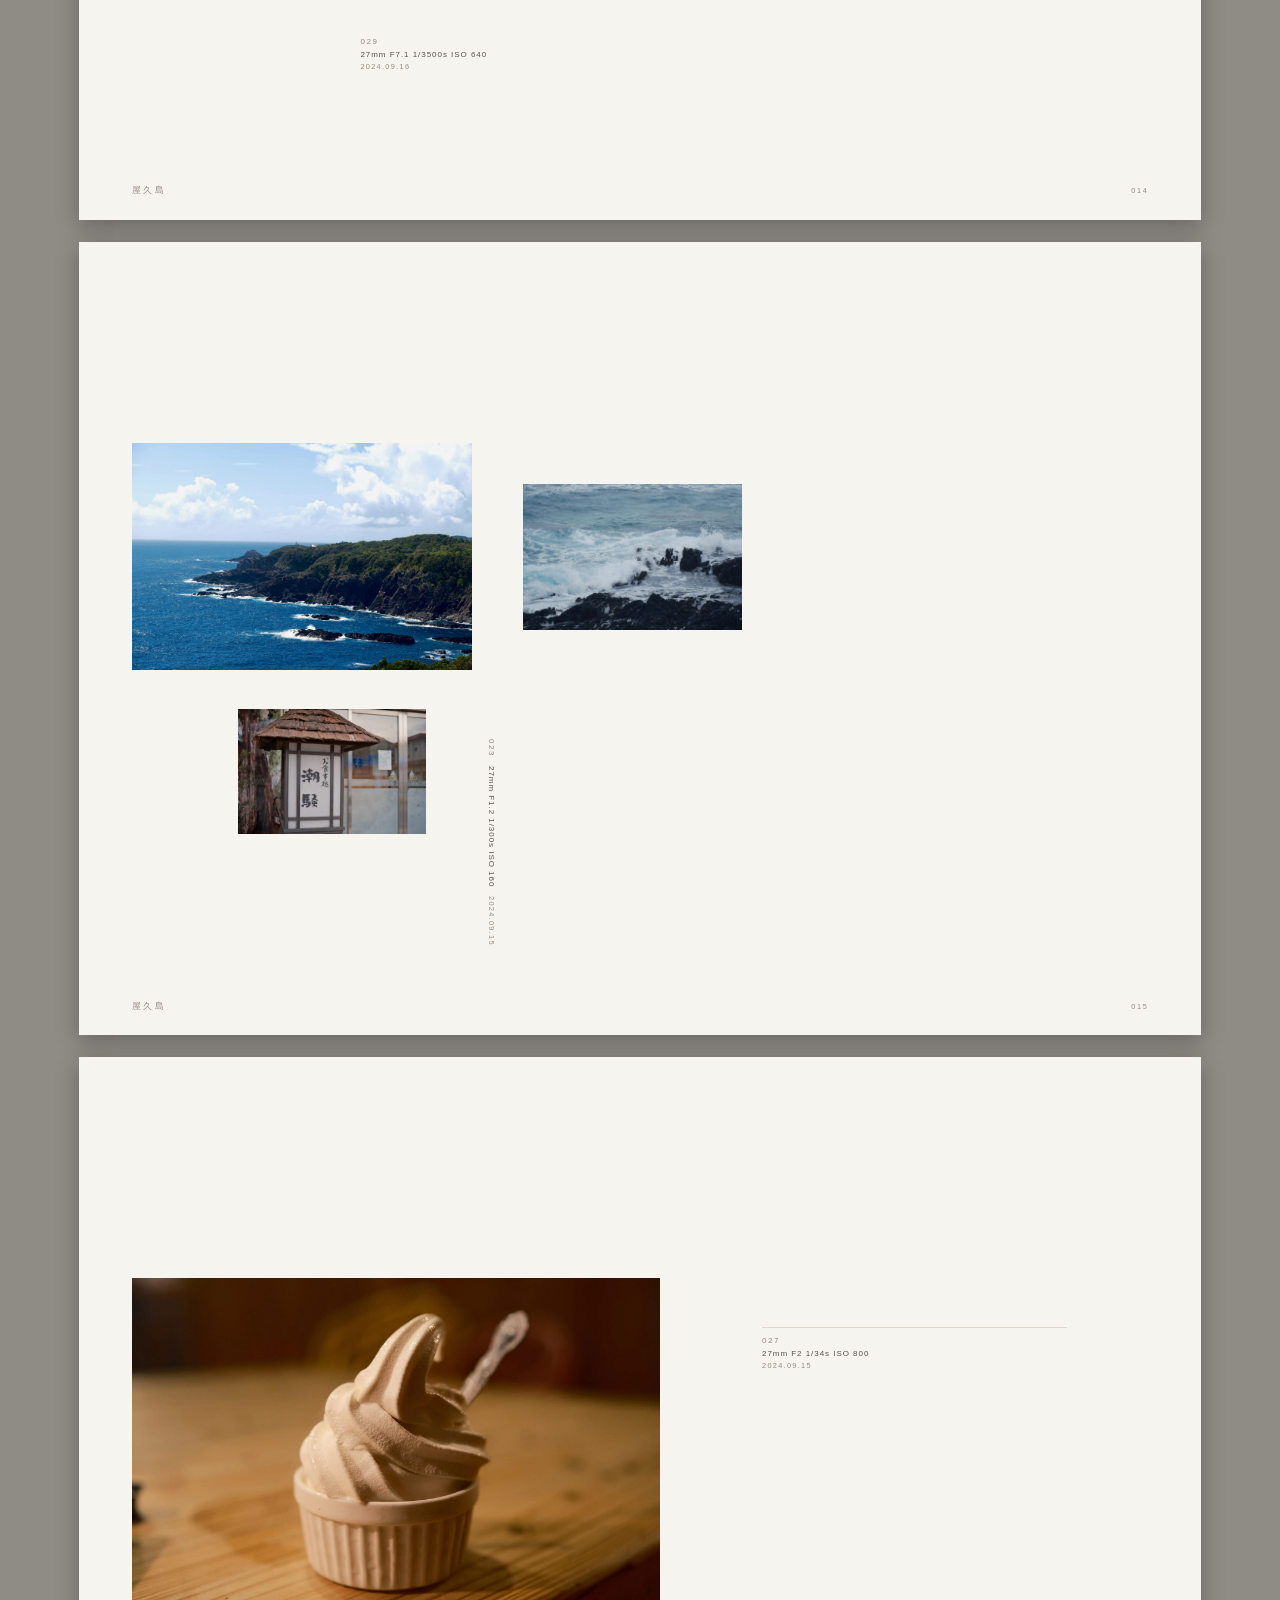
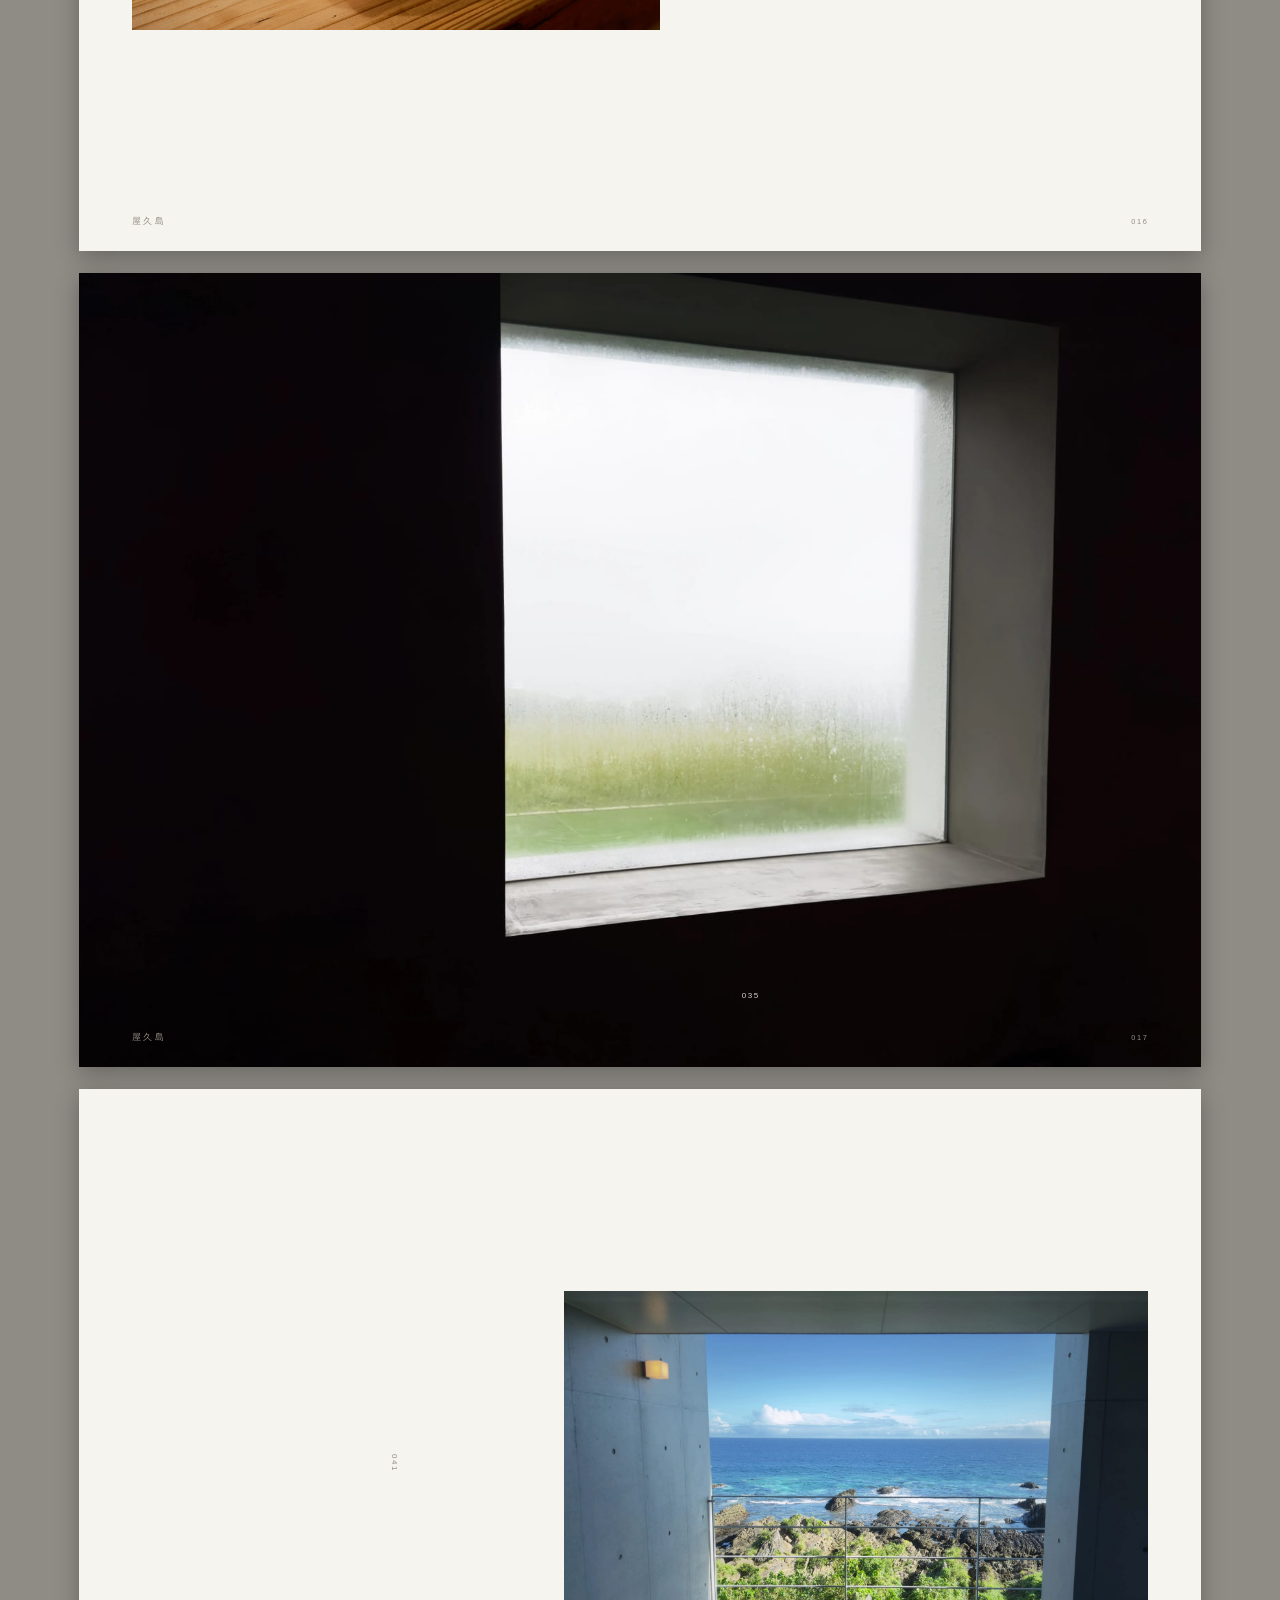
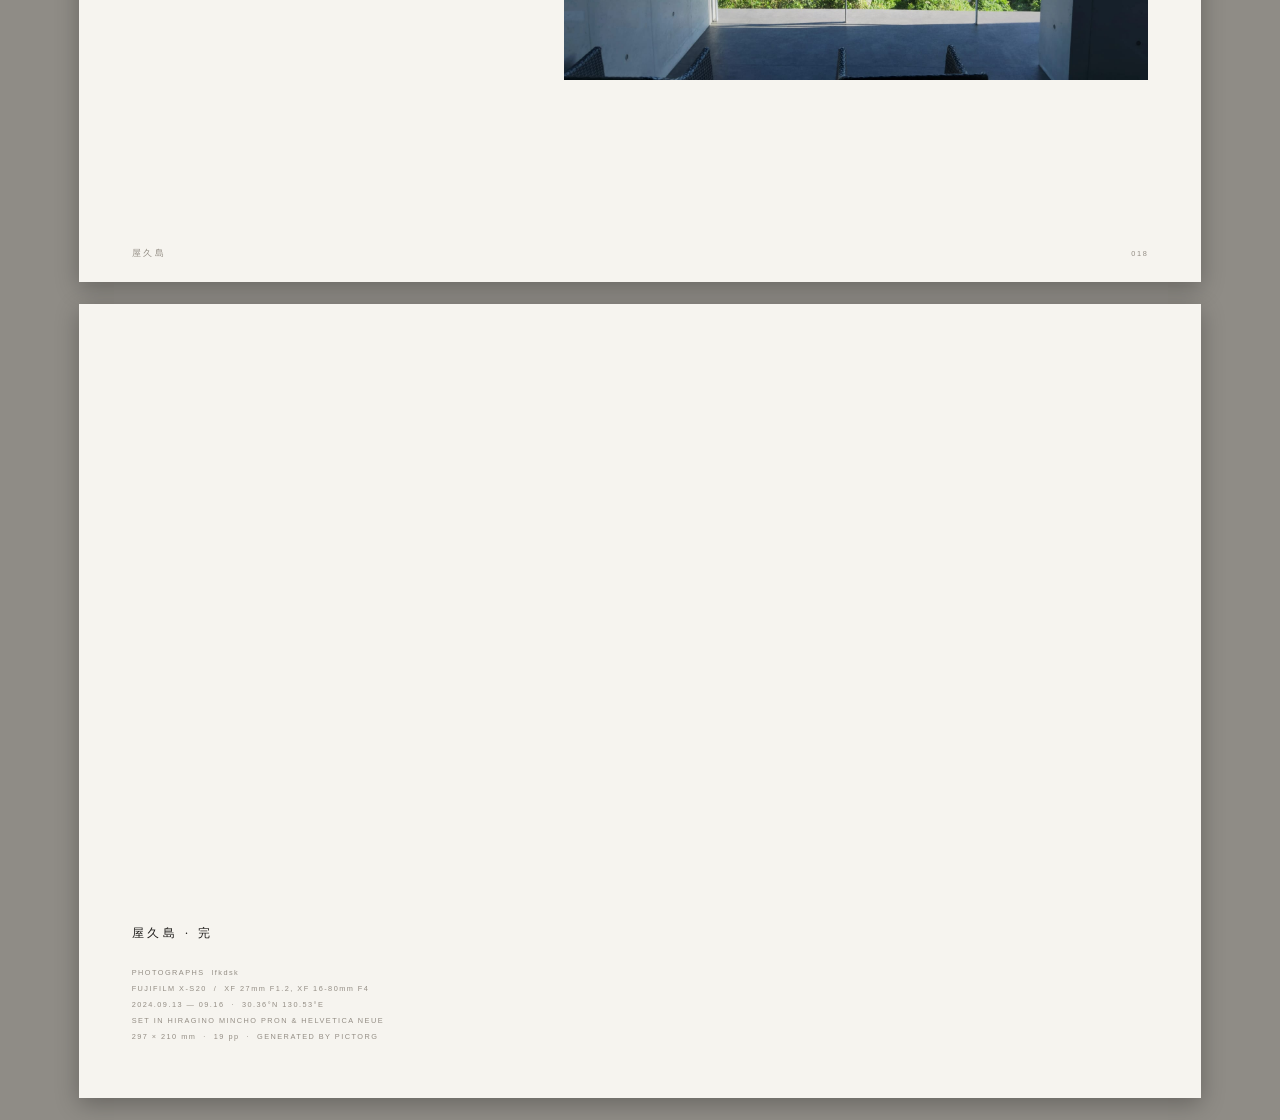
<file: repo/pictorg-yakushima/html/20-print-web.html>
<!doctype html><html lang="ja"><head><meta charset="utf-8">
<title>屋久島 — print</title><style>
/* CSS Paged Media:@page 定义纸张,浏览器/Paged.js/Vivliostyle 都认这套 */
@page {
  size: 297mm 210mm;
  margin: 0;                 /* 页边由 .page 的 padding 控,便于做出血 */
}
@page :left  { /* 装订侧在右 — 真做对开时用来避开订口 */ }
@page :right { }

:root{
  --paper:#f6f4ef; --sumi:#1c1a18; --sumi-2:#57524b; --sumi-3:#938d84;
  --hairline:#ddd8ce;
  --mincho:'Hoefler Text','Hiragino Mincho ProN','Yu Mincho','Songti SC',serif;
  --gothic:'Helvetica Neue','Hiragino Sans',sans-serif;
}
*{box-sizing:border-box;margin:0;padding:0}
html,body{background:#fff;font-family:var(--mincho);color:var(--sumi);
  -webkit-print-color-adjust:exact;print-color-adjust:exact}
img{display:block;width:100%;height:100%;object-fit:cover}

.page{
  width:297mm; height:210mm;
  padding:14mm;
  position:relative; overflow:hidden;
  background:var(--paper);
  break-after:page;          /* CSS Fragmentation — 屏幕上无效,分页时生效 */
  page-break-after:always;
}
.page:last-child{break-after:auto;page-break-after:auto}
.canvas{position:relative;width:269mm;height:182mm}
.t{position:absolute;overflow:hidden;background:#eae6de}

/* 图注 */
.cap{position:absolute;white-space:nowrap}
.cap .n{font-family:var(--gothic);font-size:6pt;letter-spacing:.2em;color:var(--sumi-3)}
.cap .e{font-family:var(--gothic);font-size:6pt;letter-spacing:.12em;color:var(--sumi-2);
  margin-top:1mm;font-variant-numeric:tabular-nums}
.cap .b{font-family:var(--gothic);font-size:5.5pt;letter-spacing:.18em;color:var(--sumi-3);margin-top:.8mm}
.cap.v{writing-mode:vertical-rl;text-orientation:mixed;display:flex;gap:2.4mm}
.cap.v>div{margin:0!important}
.cap .r{border-top:.3pt solid var(--hairline);margin-bottom:2mm}
.cap.inv .n,.cap.inv .e,.cap.inv .b{color:rgba(255,255,255,.82)}

/* 书眉 / 页码 — 印刷特有的「页面构件」,屏幕版没有对应物 */
.folio{position:absolute;bottom:6mm;left:14mm;right:14mm;
  display:flex;justify-content:space-between;align-items:baseline;
  font-family:var(--gothic);font-size:5.5pt;letter-spacing:.22em;color:var(--sumi-3)}
.folio .rh{font-family:var(--mincho);font-size:7pt;letter-spacing:.3em}

/* 表紙 */
.cover .big{position:absolute;left:14mm;bottom:52mm;
  font-family:var(--mincho);font-size:34pt;letter-spacing:.16em}
.cover .sub{position:absolute;left:14mm;bottom:40mm;
  font-family:var(--gothic);font-size:6.5pt;letter-spacing:.34em;text-transform:uppercase;color:var(--sumi-3)}
.cover .rail{position:absolute;right:14mm;top:14mm;
  writing-mode:vertical-rl;font-size:9pt;letter-spacing:.4em;color:var(--sumi-2)}
.cover .hr{position:absolute;left:14mm;bottom:34mm;width:52mm;border-top:.3pt solid var(--hairline)}
/* 奥付 */
.colo{padding:14mm;display:flex;flex-direction:column;justify-content:flex-end;height:210mm}
.colo .l{font-size:9pt;letter-spacing:.3em}
.colo .m{margin-top:6mm;font-family:var(--gothic);font-size:5.5pt;
  letter-spacing:.2em;line-height:2.2;color:var(--sumi-3)}

/* 屏幕预览:把纸张摊开成一叠,方便肉眼看。打印时这段被 @media print 关掉 */
@media screen{
  body{background:#8f8c86;padding:22px 0}
  .page{margin:0 auto 22px;box-shadow:0 6px 22px rgba(0,0,0,.28)}
  .colo{margin:0 auto;background:var(--paper);width:297mm;box-shadow:0 6px 22px rgba(0,0,0,.28)}
}
@media print{ .colo{background:var(--paper)} }
</style></head><body><section class="page cover">
  <div class="big">屋久島</div>
  <div class="hr"></div>
  <div class="sub">YAKUSHIMA &nbsp;/&nbsp; 26 frames &nbsp;/&nbsp; 2024.09</div>
  <div class="rail">杉と苔と雨のあいだ</div>
</section><section class="page"><div class="canvas"><div class="t" style="left:-17mm;top:-17mm;width:303mm;height:216mm"><img src="web-photos/IMG_6833-JPEG.jpg"></div><div class="cap  inv" style="left:161.40mm;top:176.00mm"><div class="n">039</div></div></div>
  <div class="folio"><span class="rh">屋久島</span><span>002</span></div></section><section class="page"><div class="canvas"><div class="t" style="left:114.33mm;top:39.42mm;width:154.67mm;height:103.16mm"><img src="web-photos/DSCF5923.jpg"></div><div class="cap v" style="left:68.33mm;top:82.75mm"><div class="n">002</div><div class="e">27mm  F1.2  1/210s  ISO 640</div><div class="b">2024.09.13</div></div></div>
  <div class="folio"><span class="rh">屋久島</span><span>003</span></div></section><section class="page"><div class="canvas"><div class="t" style="left:60.53mm;top:54.18mm;width:98.19mm;height:65.49mm"><img src="web-photos/DSCF5958.jpg"></div><div class="t" style="left:170.81mm;top:54.18mm;width:98.19mm;height:73.64mm"><img src="web-photos/IMG_6799.jpg"></div><div class="cap " style="left:60.53mm;top:151.82mm"><div class="n">003</div></div></div>
  <div class="folio"><span class="rh">屋久島</span><span>004</span></div></section><section class="page"><div class="canvas"><div class="t" style="left:0.00mm;top:18.53mm;width:90.12mm;height:60.10mm"><img src="web-photos/DSCF6065.jpg"></div><div class="t" style="left:103.57mm;top:29.35mm;width:57.84mm;height:86.71mm"><img src="web-photos/IMG_6838-JPEG.jpg"></div><div class="t" style="left:28.24mm;top:88.86mm;width:49.77mm;height:74.61mm"><img src="web-photos/DSCF6079.jpg"></div><div class="cap v" style="left:94.15mm;top:96.86mm"><div class="n">010</div><div class="e">27mm  F1.2  1/100s  ISO 320</div><div class="b">2024.09.14</div></div></div>
  <div class="folio"><span class="rh">屋久島</span><span>005</span></div></section><section class="page"><div class="canvas"><div class="t" style="left:0.00mm;top:44.35mm;width:139.88mm;height:93.30mm"><img src="web-photos/DSCF6077.jpg"></div><div class="cap " style="left:166.78mm;top:57.41mm"><div class="r" style="width:80.70mm"></div><div class="n">009</div><div class="e">27mm  F1.2  1/210s  ISO 320</div><div class="b">2024.09.14</div></div></div>
  <div class="folio"><span class="rh">屋久島</span><span>006</span></div></section><section class="page"><div class="canvas"><div class="t" style="left:-17mm;top:-17mm;width:303mm;height:216mm"><img src="web-photos/DSCF6107.jpg"></div><div class="cap  inv" style="left:161.40mm;top:176.00mm"><div class="n">011</div><div class="e">27mm  F1.8  1/300s  ISO 160</div><div class="b">2024.09.14</div></div></div>
  <div class="folio"><span class="rh">屋久島</span><span>007</span></div></section><section class="page"><div class="canvas"><div class="t" style="left:114.33mm;top:39.42mm;width:154.67mm;height:103.16mm"><img src="web-photos/DSCF6184.jpg"></div><div class="cap v" style="left:68.33mm;top:82.75mm"><div class="n">013</div><div class="e">50mm  F2.8  1/75s  ISO 640</div><div class="b">2024.09.15</div></div></div>
  <div class="folio"><span class="rh">屋久島</span><span>008</span></div></section><section class="page"><div class="canvas"><div class="t" style="left:0.00mm;top:22.07mm;width:108.95mm;height:72.66mm"><img src="web-photos/IMG_6820-JPEG.jpg"></div><div class="t" style="left:129.12mm;top:40.96mm;width:79.35mm;height:118.97mm"><img src="web-photos/DSCF6179.jpg"></div><div class="cap " style="left:129.12mm;top:181.93mm"><div class="n">012</div><div class="e">56.3mm  F8  1/6s  ISO 100</div><div class="b">2024.09.15</div></div></div>
  <div class="folio"><span class="rh">屋久島</span><span>009</span></div></section><section class="page"><div class="canvas"><div class="t" style="left:89.73mm;top:0.00mm;width:121.39mm;height:182.00mm"><img src="web-photos/IMG_6827-JPEG.jpg"></div><div class="cap v" style="left:53.62mm;top:76.44mm"><div class="n">038</div></div></div>
  <div class="folio"><span class="rh">屋久島</span><span>010</span></div></section><section class="page"><div class="canvas"><div class="t" style="left:0.00mm;top:39.24mm;width:90.12mm;height:60.10mm"><img src="web-photos/DSCF6218-Enhanced-NR.jpg"></div><div class="t" style="left:103.57mm;top:50.06mm;width:57.84mm;height:38.57mm"><img src="web-photos/DSCF6265-Enhanced-SR.jpg"></div><div class="t" style="left:28.24mm;top:109.57mm;width:49.77mm;height:33.19mm"><img src="web-photos/DSCF6230-Enhanced-NR.jpg"></div><div class="cap v" style="left:94.15mm;top:117.57mm"><div class="n">016</div><div class="e">233.4mm  F6.3  1/160s  ISO 3200</div><div class="b">2024.09.15</div></div></div>
  <div class="folio"><span class="rh">屋久島</span><span>011</span></div></section><section class="page"><div class="canvas"><div class="t" style="left:-17mm;top:-17mm;width:303mm;height:216mm"><img src="web-photos/DSCF6285-Enhanced-NR.jpg"></div><div class="cap  inv" style="left:161.40mm;top:176.00mm"><div class="n">020</div><div class="e">218.1mm  F6.3  1/240s  ISO 3200</div><div class="b">2024.09.15</div></div></div>
  <div class="folio"><span class="rh">屋久島</span><span>012</span></div></section><section class="page"><div class="canvas"><div class="t" style="left:114.33mm;top:39.42mm;width:154.67mm;height:103.16mm"><img src="web-photos/DSCF6185.jpg"></div><div class="cap v" style="left:68.33mm;top:82.75mm"><div class="n">014</div><div class="e">140mm  F4.5  1/1000s  ISO 320</div><div class="b">2024.09.15</div></div></div>
  <div class="folio"><span class="rh">屋久島</span><span>013</span></div></section><section class="page"><div class="canvas"><div class="t" style="left:60.53mm;top:58.26mm;width:98.19mm;height:65.49mm"><img src="web-photos/DSCF6405.jpg"></div><div class="t" style="left:170.81mm;top:58.26mm;width:98.19mm;height:65.49mm"><img src="web-photos/DSCF6419.jpg"></div><div class="cap " style="left:60.53mm;top:147.74mm"><div class="n">029</div><div class="e">27mm  F7.1  1/3500s  ISO 640</div><div class="b">2024.09.16</div></div></div>
  <div class="folio"><span class="rh">屋久島</span><span>014</span></div></section><section class="page"><div class="canvas"><div class="t" style="left:0.00mm;top:39.24mm;width:90.12mm;height:60.10mm"><img src="web-photos/DSCF6431.jpg"></div><div class="t" style="left:103.57mm;top:50.06mm;width:57.84mm;height:38.57mm"><img src="web-photos/DSCF6033.jpg"></div><div class="t" style="left:28.24mm;top:109.57mm;width:49.77mm;height:33.19mm"><img src="web-photos/DSCF6379.jpg"></div><div class="cap v" style="left:94.15mm;top:117.57mm"><div class="n">023</div><div class="e">27mm  F1.2  1/300s  ISO 160</div><div class="b">2024.09.15</div></div></div>
  <div class="folio"><span class="rh">屋久島</span><span>015</span></div></section><section class="page"><div class="canvas"><div class="t" style="left:0.00mm;top:44.35mm;width:139.88mm;height:93.30mm"><img src="web-photos/DSCF6390.jpg"></div><div class="cap " style="left:166.78mm;top:57.41mm"><div class="r" style="width:80.70mm"></div><div class="n">027</div><div class="e">27mm  F2  1/34s  ISO 800</div><div class="b">2024.09.15</div></div></div>
  <div class="folio"><span class="rh">屋久島</span><span>016</span></div></section><section class="page"><div class="canvas"><div class="t" style="left:-17mm;top:-17mm;width:303mm;height:216mm"><img src="web-photos/IMG_6772.jpg"></div><div class="cap  inv" style="left:161.40mm;top:176.00mm"><div class="n">035</div></div></div>
  <div class="folio"><span class="rh">屋久島</span><span>017</span></div></section><section class="page"><div class="canvas"><div class="t" style="left:114.33mm;top:39.42mm;width:154.67mm;height:103.16mm"><img src="web-photos/IMG_6867.jpg"></div><div class="cap v" style="left:68.33mm;top:82.75mm"><div class="n">041</div></div></div>
  <div class="folio"><span class="rh">屋久島</span><span>018</span></div></section><section class="page colo"><div class="l">屋久島 · 完</div>
  <div class="m">PHOTOGRAPHS &nbsp;lfkdsk<br>
  FUJIFILM X-S20 &nbsp;/&nbsp; XF 27mm F1.2, XF 16-80mm F4<br>
  2024.09.13 — 09.16 &nbsp;·&nbsp; 30.36°N 130.53°E<br>
  SET IN HIRAGINO MINCHO PRON &amp; HELVETICA NEUE<br>
  297 × 210 mm &nbsp;·&nbsp; 19 pp &nbsp;·&nbsp; GENERATED BY PICTORG</div>
  </section></body></html>
</file>
<file: repo/pictorg-yakushima/html/tokens.css>
/* ── 日系雅致 token set ────────────────────────────────────────────────
   Shifted off PictorG's current warm/terracotta editorial palette:
   cooler & lower-chroma paper, sumi ink text, no accent on viewing
   surfaces, 0 radius, hairlines instead of shadows.               */
:root{
  --paper:      #f6f4ef;   /* 生成り kinari — unbleached, cool-warm neutral */
  --paper-alt:  #fbfaf7;
  --sumi:       #1c1a18;   /* 墨 */
  --sumi-2:     #57524b;
  --sumi-3:     #938d84;   /* metadata */
  --hairline:   #ddd8ce;
  --hairline-2: #ebe7de;
  --shu:        #c1440e;   /* 朱 — one seal-like dot per screen, never more */

  /* Latin serif first so Latin glyphs come from it; Mincho carries CJK. */
  --mincho: 'Hoefler Text','Baskerville','Hiragino Mincho ProN','Yu Mincho','Songti SC',serif;
  --gothic: 'Helvetica Neue','Hiragino Sans','Hiragino Kaku Gothic ProN',sans-serif;
}
*{box-sizing:border-box;margin:0;padding:0}
html,body{background:var(--paper);color:var(--sumi);
  font-family:var(--mincho);-webkit-font-smoothing:antialiased}
img{display:block;width:100%;height:100%;object-fit:cover}

/* metadata: tiny, tracked out, gothic — the "IMA magazine" tell */
.meta{font-family:var(--gothic);font-size:9.5px;letter-spacing:.17em;
  text-transform:uppercase;color:var(--sumi-3);line-height:1.9;
  font-variant-numeric:tabular-nums}
.tate{writing-mode:vertical-rl;text-orientation:mixed}
.rule{border:0;border-top:1px solid var(--hairline)}
.seal{width:5px;height:5px;background:var(--shu);border-radius:50%}
</file>
<file: repo/pictorg-yakushima/html/tokens-web.css>
/* ── 「web 作品集」语域 ──────────────────────────────────────────────
   和 tokens.css(写真集/印刷物) 的关键差别:
   · 主字体从明朝体翻转为极小字距拉开的 grotesk,明朝体只做 display
   · 构图单位从「页」变成「屏」— 固定 chrome 常驻,内容按 100vh 编排
   · hover / scroll 进度是构图的一部分,不是装饰                        */
:root{
  --paper:#f2f1ee; --paper-2:#e8e7e3;
  --ink:#111110; --ink-2:#5c5a55; --ink-3:#9b9891;
  --line:#d8d6d0; --line-2:#e6e4df;
  --shu:#c1440e;
  /* dark 变体 — 摄影作品集常走深底,照片跳出来 */
  --nero:#0e0e0d; --nero-2:#1a1a18;
  --snow:#eae8e3; --snow-2:#8d8a84; --snow-3:#565450;

  --gothic:'Helvetica Neue','Hiragino Sans','Hiragino Kaku Gothic ProN',sans-serif;
  --mincho:'Hoefler Text','Hiragino Mincho ProN','Yu Mincho','Songti SC',serif;
}
*{box-sizing:border-box;margin:0;padding:0}
html,body{height:100%;background:var(--paper);color:var(--ink);
  font-family:var(--gothic);-webkit-font-smoothing:antialiased}
img{display:block}

/* 作品集的字体只有三档,不多不少 */
.t-nav{font-size:9.5px;letter-spacing:.22em;text-transform:uppercase;color:var(--ink-2)}
.t-num{font-size:9.5px;letter-spacing:.2em;color:var(--ink-3);
  font-variant-numeric:tabular-nums}
.t-disp{font-family:var(--mincho);font-weight:400;letter-spacing:.02em}

/* 常驻 chrome */
.chrome{position:fixed;inset:0;pointer-events:none;z-index:50}
.chrome>*{position:absolute;pointer-events:auto}
.c-tl{top:30px;left:38px} .c-tr{top:30px;right:38px}
.c-bl{bottom:28px;left:38px} .c-br{bottom:28px;right:38px}
.c-tr nav{display:flex;gap:26px}
.mark{font-family:var(--mincho);font-size:15px;letter-spacing:.16em}
.prog{position:fixed;top:0;left:0;height:2px;background:var(--ink);z-index:60}
.tate{writing-mode:vertical-rl;text-orientation:mixed}
.seal{display:inline-block;width:4px;height:4px;background:var(--shu);border-radius:50%}
</file>
